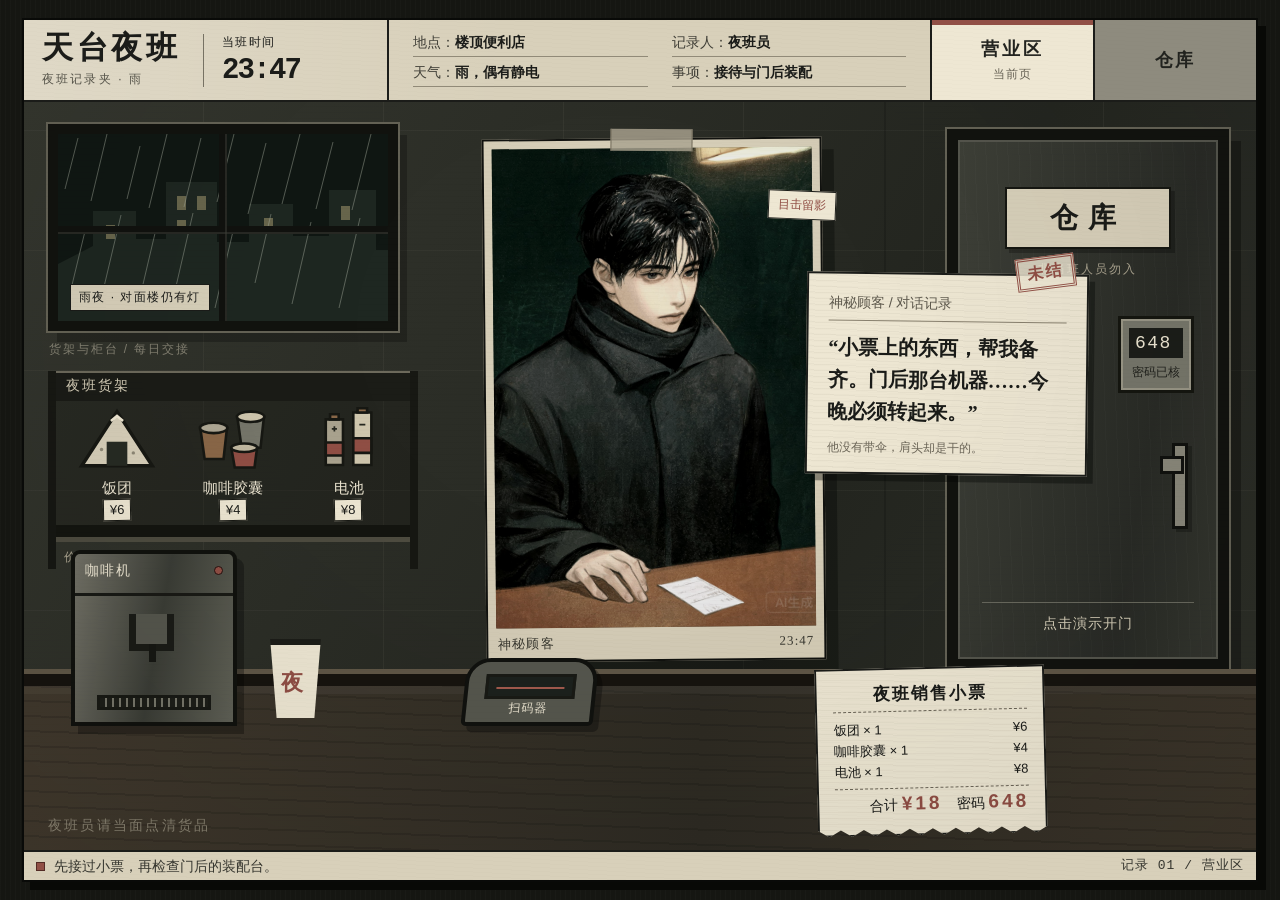
<file: design-demos/direction-a-archive.html>
<!DOCTYPE html>
<html lang="zh-CN">
<head>
  <meta charset="UTF-8">
  <meta name="viewport" content="width=device-width, initial-scale=1.0">
  <title>天台夜班 · 夜班记录夹</title>
  <style>
    :root {
      --ink: #1b1c19;
      --deep: #10110f;
      --wall: #292b26;
      --wall-2: #34362f;
      --paper: #d8d0ba;
      --paper-light: #eee7d3;
      --paper-dim: #aaa38f;
      --red: #914f45;
      --copper: #8b6848;
      --line: #55564d;
    }

    * { box-sizing: border-box; }
    html, body { width: 100%; height: 100%; }
    body {
      margin: 0;
      display: flow-root;
      overflow: hidden;
      background:
        repeating-linear-gradient(90deg, rgba(255,255,255,.015) 0 1px, transparent 1px 5px),
        #151612;
      color: var(--ink);
      font-family: "Microsoft YaHei", "PingFang SC", sans-serif;
      font-size: 15px;
    }
    button { font: inherit; }
    button:focus-visible {
      outline: 3px solid var(--paper-light);
      outline-offset: 4px;
    }

    .archive {
      height: calc(100vh - 36px);
      margin: 18px 22px;
      display: grid;
      grid-template-rows: 82px minmax(0, 1fr) 30px;
      border: 2px solid #090a08;
      background: var(--paper);
      box-shadow: 8px 8px 0 #080906;
      position: relative;
    }
    .archive::after {
      content: "";
      position: absolute;
      inset: 0;
      pointer-events: none;
      z-index: 40;
      opacity: .12;
      background:
        repeating-linear-gradient(3deg, transparent 0 3px, rgba(20,20,16,.09) 3px 4px),
        repeating-linear-gradient(91deg, transparent 0 7px, rgba(255,255,255,.12) 7px 8px);
      mix-blend-mode: multiply;
    }

    .masthead {
      display: grid;
      grid-template-columns: 365px minmax(0, 1fr) 326px;
      min-height: 0;
      background:
        linear-gradient(95deg, rgba(255,255,255,.18), transparent 40%),
        var(--paper);
      border-bottom: 2px solid var(--ink);
      position: relative;
      z-index: 30;
    }
    .brand {
      display: flex;
      align-items: center;
      gap: 22px;
      padding: 9px 18px;
      border-right: 2px solid var(--ink);
    }
    .brand h1 {
      margin: 0;
      font-family: "STSong", "SimSun", serif;
      font-size: 31px;
      font-weight: 900;
      letter-spacing: .12em;
      line-height: 1;
      white-space: nowrap;
    }
    .brand small {
      display: block;
      margin-top: 8px;
      font-size: 12px;
      letter-spacing: .18em;
      color: #555349;
    }
    .time {
      padding-left: 18px;
      border-left: 1px solid #777264;
      font-family: "Courier New", monospace;
      font-size: 29px;
      font-weight: 700;
      letter-spacing: -.06em;
      white-space: nowrap;
    }
    .time span {
      display: block;
      margin-bottom: 3px;
      font-family: "Microsoft YaHei", sans-serif;
      font-size: 12px;
      font-weight: 400;
      letter-spacing: .12em;
    }
    .archive-meta {
      display: grid;
      grid-template-columns: 1fr 1fr;
      align-content: center;
      gap: 7px 24px;
      padding: 10px 24px;
      font-size: 14px;
      color: #403f37;
    }
    .archive-meta span {
      border-bottom: 1px solid #918a78;
      padding-bottom: 4px;
      white-space: nowrap;
    }
    .archive-meta b { color: var(--ink); font-weight: 600; }
    .scene-tabs { display: grid; grid-template-columns: 1fr 1fr; }
    .scene-tab {
      border: 0;
      border-left: 2px solid var(--ink);
      border-radius: 0;
      background: #8e8b7e;
      color: #22231f;
      cursor: pointer;
      font-family: "STSong", "SimSun", serif;
      font-size: 18px;
      font-weight: 700;
      letter-spacing: .15em;
      position: relative;
    }
    .scene-tab:hover { background: #b5ad98; }
    .scene-tab[aria-selected="true"] {
      background: var(--paper-light);
      box-shadow: inset 0 5px 0 var(--red);
    }
    .scene-tab[aria-selected="true"]::after {
      content: "当前页";
      display: block;
      margin-top: 5px;
      font-family: "Microsoft YaHei", sans-serif;
      font-size: 12px;
      font-weight: 400;
      letter-spacing: .1em;
      color: #676255;
    }

    .scene-wrap {
      min-height: 0;
      position: relative;
      overflow: hidden;
      background: var(--wall);
    }
    .scene {
      position: absolute;
      inset: 0;
      display: none;
      overflow: hidden;
    }
    .scene.active { display: block; }
    .scene::after {
      content: "";
      position: absolute;
      inset: 0;
      pointer-events: none;
      z-index: 25;
      opacity: .22;
      background:
        radial-gradient(ellipse at 48% 30%, transparent 25%, rgba(0,0,0,.38) 100%),
        repeating-linear-gradient(0deg, transparent 0 5px, rgba(0,0,0,.04) 5px 6px);
    }
    .paper {
      background:
        repeating-linear-gradient(2deg, transparent 0 5px, rgba(50,45,35,.035) 5px 6px),
        var(--paper-light);
      color: var(--ink);
      border: 2px solid var(--ink);
      box-shadow: 6px 7px 0 rgba(5,6,4,.36);
    }
    .stamp {
      display: inline-block;
      border: 3px double var(--red);
      color: var(--red);
      padding: 3px 8px;
      font-family: "STSong", "SimSun", serif;
      font-size: 16px;
      font-weight: 700;
      letter-spacing: .16em;
      transform: rotate(-8deg);
    }

    /* 营业区：墙面、货架、柜台共同构成场景，而非卡片网格。 */
    .store {
      background:
        linear-gradient(90deg, transparent 69.8%, rgba(0,0,0,.16) 69.8% 70%, transparent 70%),
        repeating-linear-gradient(90deg, transparent 0 179px, rgba(216,208,186,.05) 179px 180px),
        repeating-linear-gradient(0deg, transparent 0 119px, rgba(216,208,186,.045) 119px 120px),
        linear-gradient(120deg, #35372f, #242620 62%, #2e3029);
    }
    .wall-stencil {
      position: absolute;
      left: 25px;
      top: 239px;
      color: rgba(216,208,186,.5);
      font-size: 12px;
      letter-spacing: .16em;
    }
    .rain-window {
      position: absolute;
      left: 24px;
      top: 22px;
      width: 350px;
      height: 207px;
      border: 10px solid #12130f;
      outline: 2px solid #656356;
      background: #101714;
      box-shadow: 9px 11px 0 rgba(0,0,0,.25);
      overflow: hidden;
      z-index: 2;
    }
    .rain-window svg { width: 100%; height: 100%; display: block; }
    .window-label {
      position: absolute;
      left: 12px;
      bottom: 10px;
      padding: 4px 8px;
      background: var(--paper);
      border: 1px solid var(--ink);
      color: var(--ink);
      font-size: 12px;
      letter-spacing: .12em;
    }

    .shelf {
      position: absolute;
      left: 24px;
      top: 269px;
      width: 370px;
      height: 198px;
      z-index: 3;
      border-left: 8px solid #171813;
      border-right: 8px solid #171813;
    }
    .shelf-heading {
      height: 30px;
      padding: 4px 10px;
      background: #1b1c17;
      color: var(--paper);
      border-top: 2px solid #6d6a5c;
      font-size: 14px;
      letter-spacing: .15em;
    }
    .products {
      height: 136px;
      display: grid;
      grid-template-columns: repeat(3, 1fr);
      gap: 5px;
      align-items: end;
      padding: 3px 6px 9px;
      background: rgba(12,13,10,.26);
      border-bottom: 12px solid #141510;
      box-shadow: 0 5px 0 #4e4c40;
    }
    .product { min-width: 0; text-align: center; }
    .product svg { display: block; width: 86px; height: 72px; margin: 0 auto 1px; }
    .product-name {
      display: block;
      color: var(--paper-light);
      font-size: 15px;
      line-height: 22px;
      white-space: nowrap;
    }
    .price {
      display: inline-block;
      padding: 1px 6px;
      background: var(--paper-light);
      color: var(--ink);
      border: 1px solid #171813;
      font-size: 13px;
      line-height: 18px;
      white-space: nowrap;
      transform: rotate(-1deg);
    }
    .shelf-note {
      margin-top: 12px;
      padding-left: 8px;
      color: #aaa38f;
      font-size: 12px;
      letter-spacing: .08em;
    }

    .customer-photo {
      position: absolute;
      left: 420px;
      top: 21px;
      width: 340px;
      height: 523px;
      padding: 8px 8px 32px;
      z-index: 4;
      background: #d5cdb7;
      border: 2px solid #11120f;
      box-shadow: 12px 13px 0 rgba(5,6,4,.36);
      transform: rotate(-.55deg);
    }
    .customer-photo::before {
      content: "";
      position: absolute;
      left: 50%;
      top: -11px;
      width: 80px;
      height: 22px;
      transform: translateX(-50%) rotate(1deg);
      background: rgba(170,163,143,.82);
      border-left: 1px solid #77705f;
      border-right: 1px solid #77705f;
      z-index: 3;
    }
    .customer-photo img {
      display: block;
      width: 100%;
      height: 100%;
      object-fit: cover;
      object-position: 50% 45%;
      filter: saturate(.72) contrast(1.04) brightness(.91);
      background: #15241e;
    }
    .photo-caption {
      position: absolute;
      left: 10px;
      right: 10px;
      bottom: 7px;
      display: flex;
      justify-content: space-between;
      color: #393830;
      font-family: "STSong", "SimSun", serif;
      font-size: 13px;
      letter-spacing: .08em;
    }
    .photo-mark {
      position: absolute;
      right: -16px;
      top: 52px;
      padding: 5px 9px;
      background: var(--paper-light);
      border: 1px solid var(--ink);
      color: var(--red);
      font-size: 12px;
      transform: rotate(3deg);
    }

    .dialogue-paper {
      position: absolute;
      left: 782px;
      top: 171px;
      width: 282px;
      min-height: 196px;
      padding: 20px 20px 16px;
      z-index: 7;
      transform: rotate(.7deg);
    }
    .dialogue-paper .speaker {
      display: block;
      padding-bottom: 8px;
      margin-bottom: 10px;
      border-bottom: 1px solid #89816f;
      font-size: 14px;
      color: #5e594d;
    }
    .dialogue-paper p {
      margin: 0;
      font-family: "STSong", "SimSun", serif;
      font-size: 20px;
      font-weight: 600;
      line-height: 1.6;
    }
    .dialogue-paper .stamp {
      position: absolute;
      right: 12px;
      top: -20px;
      background: rgba(238,231,211,.85);
    }
    .dialogue-paper small {
      display: block;
      margin-top: 12px;
      color: #6c6658;
      font-size: 12px;
    }

    .door-unit {
      position: absolute;
      right: 27px;
      top: 27px;
      width: 282px;
      height: 541px;
      z-index: 5;
      perspective: 1100px;
      background: #11120f;
      border: 11px solid #12130f;
      outline: 2px solid #656356;
      box-shadow: 12px 12px 0 rgba(0,0,0,.32);
    }
    .door-interior {
      position: absolute;
      inset: 0;
      overflow: hidden;
      background:
        linear-gradient(90deg, rgba(216,208,186,.16), transparent 35%),
        repeating-linear-gradient(0deg, #11130f 0 74px, #494a40 74px 80px),
        #10110e;
    }
    .door-interior::after {
      content: "";
      position: absolute;
      left: 38px;
      right: 30px;
      bottom: 50px;
      height: 120px;
      border: 5px solid #44463c;
      border-bottom: 0;
      transform: skewY(-4deg);
    }
    .door-light {
      position: absolute;
      left: 0;
      top: 0;
      bottom: 0;
      width: 4px;
      background: #c4bda7;
      opacity: .25;
      transition: width 1s ease .25s, opacity .3s ease;
    }
    .door-slab {
      position: absolute;
      inset: 0;
      width: 100%;
      height: 100%;
      padding: 0;
      border: 2px solid #55564d;
      border-radius: 0;
      background:
        repeating-linear-gradient(88deg, transparent 0 10px, rgba(255,255,255,.014) 10px 11px),
        linear-gradient(100deg, #3e4038, #292b26 70%, #34362f);
      color: var(--paper-light);
      cursor: pointer;
      text-align: left;
      transform-origin: left center;
      transform-style: preserve-3d;
      transition: transform 1.2s cubic-bezier(.55,.04,.27,1) .18s;
      backface-visibility: hidden;
    }
    .door-slab:hover { background-color: #45473f; }
    .door-sign {
      position: absolute;
      left: 45px;
      top: 45px;
      width: 166px;
      padding: 10px 8px;
      background: var(--paper);
      border: 2px solid #161712;
      color: var(--ink);
      text-align: center;
      font-family: "STSong", "SimSun", serif;
      font-size: 28px;
      font-weight: 900;
      letter-spacing: .35em;
      box-shadow: 4px 4px 0 rgba(0,0,0,.25);
    }
    .door-sub {
      position: absolute;
      left: 0;
      right: 0;
      top: 119px;
      text-align: center;
      color: #aaa38f;
      font-size: 12px;
      letter-spacing: .18em;
    }
    .keypad {
      position: absolute;
      right: 22px;
      top: 174px;
      width: 76px;
      padding: 9px 8px;
      border: 3px solid #151610;
      background: #77776b;
      box-shadow: inset 0 0 0 2px #9a9787;
      text-align: center;
    }
    .keypad .digits {
      display: flex;
      justify-content: space-between;
      padding: 5px 6px;
      background: #1c1e19;
      color: var(--paper-light);
      font-family: "Courier New", monospace;
      font-size: 18px;
      letter-spacing: .08em;
    }
    .keypad small { display: block; margin-top: 6px; color: #20211c; font-size: 12px; }
    .door-handle {
      position: absolute;
      right: 28px;
      top: 301px;
      width: 16px;
      height: 86px;
      border: 3px solid #11120f;
      background: #8a887b;
      box-shadow: 4px 3px 0 rgba(0,0,0,.25);
      transform-origin: top center;
      transition: transform .25s ease;
    }
    .door-handle::before {
      content: "";
      position: absolute;
      left: -15px;
      top: 10px;
      width: 18px;
      height: 12px;
      background: #8a887b;
      border: 3px solid #11120f;
    }
    .door-hint {
      position: absolute;
      left: 22px;
      right: 22px;
      bottom: 24px;
      padding-top: 12px;
      border-top: 1px solid #69695e;
      color: var(--paper);
      font-size: 14px;
      text-align: center;
      letter-spacing: .08em;
    }
    .door-unit.opening .door-slab { transform: rotateY(-79deg); }
    .door-unit.opening .door-handle { transform: rotate(13deg) translateY(7px); }
    .door-unit.opening .keypad { animation: lock-check .25s linear; }
    .door-unit.opening .door-light { width: 100%; opacity: .2; }
    @keyframes lock-check {
      0%, 100% { transform: translateX(0); }
      25% { transform: translateX(-3px); }
      55% { transform: translateX(3px); }
      80% { transform: translateX(-1px); }
    }

    .counter {
      position: absolute;
      left: 0;
      right: 0;
      bottom: 0;
      height: 176px;
      z-index: 6;
      border-top: 12px solid #17140f;
      background:
        repeating-linear-gradient(2deg, transparent 0 13px, rgba(0,0,0,.12) 13px 15px),
        linear-gradient(90deg, #41392d, #2e2b23 55%, #3c352a);
      box-shadow: 0 -5px 0 #605747, inset 0 8px 0 rgba(255,255,255,.035);
    }
    .counter::after {
      content: "夜班员请当面点清货品";
      position: absolute;
      left: 24px;
      bottom: 15px;
      color: rgba(216,208,186,.48);
      font-family: "STSong", "SimSun", serif;
      font-size: 14px;
      letter-spacing: .16em;
    }
    .coffee-machine {
      position: absolute;
      left: 47px;
      bottom: 124px;
      width: 166px;
      height: 176px;
      z-index: 8;
      border: 4px solid #11120e;
      border-radius: 9px 9px 0 0;
      background: linear-gradient(100deg, #737267, #3b3d36 52%, #606156);
      box-shadow: 7px 8px 0 rgba(0,0,0,.3);
    }
    .coffee-machine .machine-top {
      height: 42px;
      padding: 8px 10px;
      border-bottom: 3px solid #191a15;
      color: var(--paper-light);
      font-size: 14px;
      letter-spacing: .1em;
    }
    .machine-light {
      float: right;
      width: 9px;
      height: 9px;
      margin-top: 4px;
      border-radius: 50%;
      background: var(--red);
      border: 1px solid #24120f;
    }
    .spout {
      position: absolute;
      left: 54px;
      top: 60px;
      width: 45px;
      height: 37px;
      border: 7px solid #1b1c17;
      border-top: 0;
      background: #55564d;
    }
    .spout::after {
      content: "";
      position: absolute;
      left: 13px;
      bottom: -18px;
      width: 7px;
      height: 18px;
      background: #171813;
    }
    .drip-tray {
      position: absolute;
      left: 22px;
      right: 22px;
      bottom: 12px;
      height: 15px;
      border: 3px solid #191a15;
      background: repeating-linear-gradient(90deg, #1d1e19 0 5px, #77766a 5px 7px);
    }
    .paper-cup {
      position: absolute;
      left: 242px;
      bottom: 132px;
      width: 59px;
      height: 79px;
      z-index: 8;
      clip-path: polygon(7% 0, 93% 0, 82% 100%, 18% 100%);
      background: var(--paper-light);
      border-top: 6px solid #1c1d18;
      filter: drop-shadow(5px 5px 0 rgba(0,0,0,.28));
    }
    .paper-cup::after {
      content: "夜";
      position: absolute;
      left: 15px;
      top: 23px;
      color: var(--red);
      font-family: "STSong", "SimSun", serif;
      font-size: 22px;
      font-weight: 700;
    }
    .scanner {
      position: absolute;
      left: 440px;
      bottom: 124px;
      width: 132px;
      height: 68px;
      z-index: 8;
      border: 4px solid #11120f;
      border-radius: 24px 24px 5px 5px;
      background: #56574e;
      box-shadow: 6px 6px 0 rgba(0,0,0,.3);
      transform: skewX(-6deg);
    }
    .scanner-glass {
      position: absolute;
      left: 17px;
      right: 17px;
      top: 12px;
      height: 25px;
      border: 3px solid #191a15;
      background: #1c211d;
      overflow: hidden;
    }
    .scanner-glass::after {
      content: "";
      position: absolute;
      left: 8px;
      right: 8px;
      top: 10px;
      height: 2px;
      background: #a35b4e;
    }
    .scanner small {
      position: absolute;
      left: 0;
      right: 0;
      bottom: 5px;
      color: var(--paper-light);
      text-align: center;
      font-size: 12px;
      letter-spacing: .1em;
    }
    .receipt {
      position: absolute;
      left: 792px;
      bottom: 15px;
      width: 230px;
      height: 168px;
      padding: 13px 16px;
      z-index: 9;
      transform: rotate(-1.4deg);
      clip-path: polygon(0 0,100% 0,100% 96%,95% 100%,90% 96%,85% 100%,80% 96%,75% 100%,70% 96%,65% 100%,60% 96%,55% 100%,50% 96%,45% 100%,40% 96%,35% 100%,30% 96%,25% 100%,20% 96%,15% 100%,10% 96%,5% 100%,0 96%);
    }
    .receipt h2 {
      margin: 0 0 7px;
      padding-bottom: 5px;
      border-bottom: 1px dashed #6c6658;
      font-family: "STSong", "SimSun", serif;
      font-size: 17px;
      text-align: center;
      letter-spacing: .12em;
    }
    .receipt-row {
      display: flex;
      justify-content: space-between;
      font-size: 13px;
      line-height: 21px;
    }
    .receipt-code {
      margin-top: 6px;
      padding-top: 4px;
      border-top: 1px dashed #6c6658;
      font-size: 14px;
      text-align: right;
    }
    .receipt-code b { color: var(--red); font-size: 19px; letter-spacing: .16em; }

    /* 仓库：管线沿同一水平轴接入完整门框。 */
    .warehouse {
      background:
        repeating-linear-gradient(90deg, transparent 0 159px, rgba(216,208,186,.045) 159px 160px),
        repeating-linear-gradient(0deg, transparent 0 99px, rgba(216,208,186,.04) 99px 100px),
        linear-gradient(115deg, #30322c, #20221e 70%, #2b2d27);
    }
    .warehouse::before {
      content: "";
      position: absolute;
      left: 0;
      right: 0;
      bottom: 0;
      height: 205px;
      border-top: 10px solid #12130f;
      background:
        repeating-linear-gradient(2deg, transparent 0 14px, rgba(0,0,0,.12) 14px 16px),
        #37332a;
      box-shadow: 0 -4px 0 #5b5648;
      z-index: 0;
    }
    .work-order {
      position: absolute;
      left: 26px;
      top: 20px;
      width: 620px;
      height: 143px;
      padding: 15px 20px 12px;
      z-index: 3;
      transform: rotate(-.35deg);
    }
    .work-order::before {
      content: "";
      position: absolute;
      left: 268px;
      top: -12px;
      width: 86px;
      height: 23px;
      border: 3px solid #24251f;
      border-radius: 5px 5px 0 0;
      background: #77766a;
    }
    .work-order h2 {
      margin: 0 0 8px;
      font-family: "STSong", "SimSun", serif;
      font-size: 21px;
      letter-spacing: .08em;
    }
    .work-order p { margin: 0; font-size: 15px; line-height: 1.65; }
    .work-order .order-sketch {
      position: absolute;
      right: 20px;
      top: 19px;
      width: 268px;
      height: 92px;
    }
    .work-order .stamp {
      position: absolute;
      right: 20px;
      bottom: 7px;
      font-size: 14px;
      transform: rotate(-5deg);
    }
    .work-order .order-copy { width: 285px; }

    .assembly-line {
      position: absolute;
      left: 25px;
      right: 370px;
      top: 184px;
      height: 290px;
      z-index: 4;
      display: grid;
      grid-template-columns: 190px 220px 200px minmax(120px, 1fr);
      align-items: center;
    }
    .assembly-line::before {
      content: "";
      position: absolute;
      left: 92px;
      right: 37px;
      top: 137px;
      height: 12px;
      border-top: 3px solid #11120f;
      border-bottom: 3px solid #11120f;
      background: #77776b;
      box-shadow: 0 3px 0 rgba(0,0,0,.25);
      z-index: -1;
    }
    .assembly-line::after {
      content: "";
      position: absolute;
      left: 92px;
      right: 37px;
      top: 140px;
      height: 2px;
      background: var(--copper);
      z-index: -1;
    }
    .flow-arrow {
      position: absolute;
      top: 130px;
      width: 0;
      height: 0;
      border-top: 12px solid transparent;
      border-bottom: 12px solid transparent;
      border-left: 16px solid var(--paper-dim);
      z-index: 1;
      filter: drop-shadow(2px 2px 0 #11120f);
    }
    .arrow-one { left: 183px; }
    .arrow-two { left: 401px; }
    .arrow-three { left: 602px; }
    .component {
      width: 184px;
      height: 228px;
      padding: 0;
      border: 0;
      background: transparent;
      color: var(--paper-light);
      cursor: pointer;
      position: relative;
      justify-self: center;
    }
    .component svg {
      display: block;
      width: 176px;
      height: 176px;
      margin: 0 auto;
      overflow: visible;
      filter: drop-shadow(7px 8px 0 rgba(0,0,0,.28));
      transform: translateY(-7px);
      transition: transform .22s ease, filter .22s ease;
    }
    .component:hover svg { filter: drop-shadow(7px 8px 0 rgba(0,0,0,.28)) brightness(1.13); }
    .component.installed svg { transform: translateY(0); filter: drop-shadow(3px 4px 0 rgba(0,0,0,.3)); }
    .component .mount {
      fill: rgba(16,17,15,.32);
      stroke: var(--red);
      stroke-width: 2;
      stroke-dasharray: 7 6;
    }
    .component.installed .mount { stroke: #9b9888; opacity: .55; }
    .component .metal { fill: #505249; stroke: #151611; stroke-width: 5; }
    .component .metal-light { fill: #77776b; stroke: #191a15; stroke-width: 4; }
    .component .dark { fill: #1c1e19; stroke: #10110e; stroke-width: 4; }
    .component .copper { fill: var(--copper); stroke: #241b13; stroke-width: 4; }
    .component .copper-line { fill: none; stroke: var(--copper); stroke-width: 8; }
    .component .fine { fill: none; stroke: #b1aa96; stroke-width: 3; }
    .component .lens { fill: #252c27; stroke: #8b887a; stroke-width: 5; }
    .component-label {
      display: block;
      margin-top: 3px;
      font-family: "STSong", "SimSun", serif;
      font-size: 18px;
      font-weight: 700;
      letter-spacing: .1em;
      text-shadow: 2px 2px 0 #10110e;
    }
    .component-action {
      display: inline-block;
      margin-top: 7px;
      padding: 2px 8px;
      border: 1px solid #8f8b7b;
      color: #c8c0aa;
      background: rgba(16,17,15,.7);
      font-size: 12px;
      line-height: 18px;
      letter-spacing: .06em;
    }
    .component.installed .component-action { color: var(--paper-light); border-color: var(--paper-dim); }
    .frame-terminal {
      width: 90px;
      height: 218px;
      justify-self: end;
      position: relative;
      display: flex;
      align-items: center;
    }
    .frame-terminal svg { width: 88px; height: 130px; overflow: visible; }
    .frame-terminal .component-label {
      position: absolute;
      left: -9px;
      right: -9px;
      bottom: 1px;
      text-align: center;
      color: var(--paper-light);
    }
    .frame-terminal .terminal-caption {
      position: absolute;
      left: -11px;
      right: -11px;
      bottom: -23px;
      text-align: center;
      color: #aaa38f;
      font-size: 12px;
    }

    .wave-machine {
      position: absolute;
      left: 32px;
      bottom: 26px;
      width: 590px;
      height: 190px;
      z-index: 6;
      display: grid;
      grid-template-columns: minmax(0, 1fr) 142px;
      gap: 15px;
      padding: 15px;
      border: 4px solid #11120f;
      border-radius: 6px;
      background: linear-gradient(105deg, #55564d, #34362f);
      box-shadow: 8px 9px 0 rgba(0,0,0,.32), inset 0 0 0 2px #727165;
    }
    .wave-screen-label {
      display: flex;
      justify-content: space-between;
      align-items: center;
      height: 25px;
      color: var(--paper-light);
      font-size: 15px;
      letter-spacing: .08em;
    }
    .wave-screen-label span:last-child { color: #c0b8a2; font-size: 12px; }
    .wave-screen {
      height: 127px;
      margin-top: 6px;
      border: 7px solid #171813;
      background: #171d18;
      box-shadow: inset 0 0 18px rgba(0,0,0,.55);
    }
    .wave-screen svg { display: block; width: 100%; height: 100%; }
    .wave-controls {
      display: grid;
      grid-template-columns: 1fr 1fr;
      align-content: start;
      gap: 8px;
    }
    .knob {
      width: 54px;
      height: 54px;
      margin: 4px auto 0;
      border: 4px solid #161712;
      border-radius: 50%;
      background: #8a887b;
      box-shadow: 3px 4px 0 rgba(0,0,0,.35);
      position: relative;
    }
    .knob::after {
      content: "";
      position: absolute;
      left: 23px;
      top: 3px;
      width: 3px;
      height: 18px;
      background: #25261f;
      transform: rotate(24deg);
      transform-origin: bottom;
    }
    .knob-label {
      display: block;
      margin-top: -3px;
      color: var(--paper-light);
      text-align: center;
      font-size: 12px;
    }
    .calibrate {
      grid-column: 1 / -1;
      height: 38px;
      margin-top: 7px;
      border: 3px solid #141510;
      border-radius: 0;
      background: var(--paper);
      color: var(--ink);
      cursor: pointer;
      font-size: 14px;
      font-weight: 700;
      box-shadow: 3px 3px 0 #181914;
    }
    .calibrate:hover { background: var(--paper-light); }
    .calibrate:active { transform: translate(2px,2px); box-shadow: 1px 1px 0 #181914; }

    .worksheet {
      position: absolute;
      left: 652px;
      bottom: 28px;
      width: 294px;
      height: 184px;
      padding: 15px 18px;
      z-index: 6;
      transform: rotate(.7deg);
    }
    .worksheet h2 {
      margin: 0 0 8px;
      padding-bottom: 5px;
      border-bottom: 2px solid var(--ink);
      font-family: "STSong", "SimSun", serif;
      font-size: 19px;
      letter-spacing: .12em;
    }
    .check-row {
      display: flex;
      align-items: center;
      gap: 9px;
      font-size: 14px;
      line-height: 26px;
    }
    .check-box {
      width: 13px;
      height: 13px;
      border: 2px solid #49483e;
      display: inline-block;
      flex: 0 0 auto;
    }
    .check-row.done .check-box { position: relative; }
    .check-row.done .check-box::after {
      content: "";
      position: absolute;
      left: 2px;
      top: -5px;
      width: 6px;
      height: 12px;
      border-right: 2px solid var(--red);
      border-bottom: 2px solid var(--red);
      transform: rotate(40deg);
    }
    .worksheet small { display: block; margin-top: 7px; color: #6a6456; font-size: 12px; }

    .portal-wrap {
      position: absolute;
      right: 22px;
      top: 16px;
      width: 346px;
      height: 600px;
      z-index: 3;
    }
    .portal-wrap svg { display: block; width: 100%; height: 100%; overflow: visible; }
    .portal-caption {
      position: absolute;
      right: 33px;
      bottom: 28px;
      width: 324px;
      min-height: 73px;
      padding: 10px 15px;
      z-index: 6;
      background: #1b1d18;
      border: 2px solid #757366;
      color: var(--paper-light);
      box-shadow: 5px 5px 0 rgba(0,0,0,.28);
    }
    .portal-caption strong {
      display: block;
      margin-bottom: 5px;
      font-family: "STSong", "SimSun", serif;
      font-size: 18px;
      letter-spacing: .12em;
    }
    .portal-caption span { color: #b2aa96; font-size: 13px; }

    .archive-footer {
      display: flex;
      align-items: center;
      justify-content: space-between;
      gap: 20px;
      min-width: 0;
      padding: 3px 12px;
      border-top: 2px solid var(--ink);
      background: var(--paper);
      color: #36362f;
      font-size: 14px;
      line-height: 20px;
      position: relative;
      z-index: 30;
    }
    .archive-footer .footer-left {
      min-width: 0;
      white-space: nowrap;
      overflow: hidden;
      text-overflow: ellipsis;
    }
    .footer-marker {
      display: inline-block;
      width: 9px;
      height: 9px;
      margin-right: 9px;
      background: var(--red);
      border: 1px solid #532b25;
    }
    .archive-footer .page-number {
      flex: 0 0 auto;
      font-family: "Courier New", monospace;
      font-size: 13px;
      letter-spacing: .08em;
    }

    @media (max-width: 1180px) {
      .archive { margin: 10px; height: calc(100vh - 20px); }
      .masthead { grid-template-columns: 320px 1fr 280px; }
      .archive-meta { display: none; }
      .masthead { grid-template-columns: 1fr 280px; }
      .brand { border-right: 0; }
      .customer-photo { left: 34%; }
      .dialogue-paper { left: 56%; }
    }
    @media (prefers-reduced-motion: reduce) {
      *, *::before, *::after { animation: none !important; transition-duration: .1s !important; }
      .door-slab { transition: opacity .1s ease !important; }
      .door-unit.opening .door-slab { transform: none; opacity: 0; }
    }
  </style>
</head>
<body>
  <div class="archive">
    <header class="masthead">
      <div class="brand">
        <div>
          <h1>天台夜班</h1>
          <small>夜班记录夹 · 雨</small>
        </div>
        <div class="time"><span>当班时间</span>23:47</div>
      </div>
      <div class="archive-meta" aria-label="值班信息">
        <span>地点：<b>楼顶便利店</b></span>
        <span>记录人：<b>夜班员</b></span>
        <span>天气：<b>雨，偶有静电</b></span>
        <span>事项：<b>接待与门后装配</b></span>
      </div>
      <nav class="scene-tabs" aria-label="场景切换" role="tablist">
        <button class="scene-tab" id="storeTab" role="tab" aria-selected="true" aria-controls="storeScene" data-scene="store">营业区</button>
        <button class="scene-tab" id="warehouseTab" role="tab" aria-selected="false" aria-controls="warehouseScene" data-scene="warehouse">仓库</button>
      </nav>
    </header>

    <main class="scene-wrap">
      <section class="scene store active" id="storeScene" role="tabpanel" aria-labelledby="storeTab" aria-hidden="false">
        <div class="rain-window" aria-label="雨夜窗">
          <svg viewBox="0 0 330 187" role="img" aria-label="雨水划过对面楼房的灯火">
            <rect width="330" height="187" fill="#101713"/>
            <path d="M0 130 L35 112 L35 77 L78 77 L78 105 L108 105 L108 48 L159 48 L159 108 L191 108 L191 70 L235 70 L235 102 L271 102 L271 56 L318 56 L318 116 L330 116 L330 187 L0 187Z" fill="#1e2721"/>
            <g fill="#a69b70" opacity=".55">
              <rect x="119" y="62" width="9" height="14"/><rect x="139" y="62" width="9" height="14"/>
              <rect x="119" y="86" width="9" height="14"/><rect x="283" y="72" width="9" height="14"/>
              <rect x="48" y="91" width="9" height="14"/><rect x="206" y="84" width="9" height="14"/>
            </g>
            <g stroke="#a8afa0" stroke-width="1" opacity=".45">
              <path d="M20 4 L7 55 M49 0 L33 67 M82 12 L69 65 M109 0 L91 74 M143 4 L126 73 M176 0 L159 68 M208 9 L190 80 M242 0 L224 70 M275 8 L258 75 M313 0 L294 76"/>
              <path d="M28 93 L14 151 M63 81 L45 157 M98 95 L82 163 M135 79 L116 161 M176 93 L157 174 M213 80 L197 149 M253 88 L234 170 M302 84 L281 174"/>
            </g>
            <path d="M165 0 V187 M0 96 H330" stroke="#11120f" stroke-width="8"/>
            <path d="M168 0 V187 M0 99 H330" stroke="#55564d" stroke-width="1" opacity=".7"/>
          </svg>
          <span class="window-label">雨夜 · 对面楼仍有灯</span>
        </div>
        <span class="wall-stencil">货架与柜台 / 每日交接</span>

        <div class="shelf" aria-label="夜班商品货架">
          <div class="shelf-heading">夜班货架</div>
          <div class="products">
            <div class="product">
              <svg viewBox="0 0 100 80" aria-label="饭团">
                <path d="M50 7 L91 70 L9 70 Z" fill="#d8d0ba" stroke="#171813" stroke-width="4"/>
                <path d="M38 42 H62 V70 H38 Z" fill="#272b24"/>
                <path d="M43 18 L50 12 L57 18" fill="none" stroke="#f0e8d3" stroke-width="3"/>
                <circle cx="32" cy="51" r="2" fill="#8e8876"/><circle cx="69" cy="55" r="2" fill="#8e8876"/>
              </svg>
              <span class="product-name">饭团</span><span class="price">¥6</span>
            </div>
            <div class="product">
              <svg viewBox="0 0 100 80" aria-label="咖啡胶囊">
                <g stroke="#171813" stroke-width="3">
                  <path d="M12 26 H43 L39 62 H17 Z" fill="#8b6848"/><ellipse cx="27.5" cy="26" rx="16" ry="6" fill="#b0a895"/>
                  <path d="M55 13 H86 L82 49 H60 Z" fill="#77776b"/><ellipse cx="70.5" cy="13" rx="16" ry="6" fill="#d0c7ae"/>
                  <path d="M48 49 H78 L75 72 H52 Z" fill="#914f45"/><ellipse cx="63" cy="49" rx="15" ry="5" fill="#c3baa2"/>
                </g>
              </svg>
              <span class="product-name">咖啡胶囊</span><span class="price">¥4</span>
            </div>
            <div class="product">
              <svg viewBox="0 0 100 80" aria-label="电池">
                <g stroke="#171813" stroke-width="3">
                  <path d="M23 16 H43 V69 H23 Z" fill="#aaa38f"/><path d="M28 10 H38 V16 H28 Z" fill="#8b6848"/>
                  <path d="M55 8 H76 V69 H55 Z" fill="#d0c7ae"/><path d="M60 3 H71 V8 H60 Z" fill="#8b6848"/>
                  <path d="M23 43 H43 V58 H23 Z M55 38 H76 V55 H55 Z" fill="#914f45"/>
                  <path d="M30 27 H36 M33 24 V30 M62 22 H69" stroke="#272820" stroke-width="2"/>
                </g>
              </svg>
              <span class="product-name">电池</span><span class="price">¥8</span>
            </div>
          </div>
          <div class="shelf-note">价签朝下，存货当面点清。</div>
        </div>

        <figure class="customer-photo" aria-label="神秘顾客留影">
          <img src="assets/customer.jpg" alt="穿深色高领外套的年轻顾客，脸部清晰，手边放着小票">
          <span class="photo-mark">目击留影</span>
          <figcaption class="photo-caption"><span>神秘顾客</span><span>23:47</span></figcaption>
        </figure>

        <div class="dialogue-paper paper" aria-label="顾客对话">
          <span class="stamp">未结</span>
          <span class="speaker">神秘顾客 / 对话记录</span>
          <p>“小票上的东西，帮我备齐。门后那台机器……今晚必须转起来。”</p>
          <small>他没有带伞，肩头却是干的。</small>
        </div>

        <div class="door-unit" id="doorUnit">
          <div class="door-interior" aria-hidden="true"><span class="door-light"></span></div>
          <button class="door-slab" id="warehouseDoor" aria-label="仓库门，点击演示输入密码 648 并开门">
            <span class="door-sign">仓库</span>
            <span class="door-sub">非当班人员勿入</span>
            <span class="keypad"><span class="digits">648</span><small>密码已核</small></span>
            <span class="door-handle" aria-hidden="true"></span>
            <span class="door-hint">点击演示开门</span>
          </button>
        </div>

        <div class="counter" aria-hidden="true"></div>
        <div class="coffee-machine" aria-label="咖啡机">
          <div class="machine-top">咖啡机<span class="machine-light"></span></div>
          <div class="spout"></div><div class="drip-tray"></div>
        </div>
        <div class="paper-cup" aria-label="纸杯"></div>
        <div class="scanner" aria-label="扫码器"><div class="scanner-glass"></div><small>扫码器</small></div>
        <div class="receipt paper" aria-label="夜班销售小票">
          <h2>夜班销售小票</h2>
          <div class="receipt-row"><span>饭团 × 1</span><span>¥6</span></div>
          <div class="receipt-row"><span>咖啡胶囊 × 1</span><span>¥4</span></div>
          <div class="receipt-row"><span>电池 × 1</span><span>¥8</span></div>
          <div class="receipt-code">合计 <b>¥18</b>　密码 <b>648</b></div>
        </div>
      </section>

      <section class="scene warehouse" id="warehouseScene" role="tabpanel" aria-labelledby="warehouseTab" aria-hidden="true">
        <div class="work-order paper">
          <div class="order-copy">
            <h2>门后装配 · 值班图纸</h2>
            <p>先接能源，再装稳定器与聚焦环。<br>导管保持同轴，最后接入门框。</p>
          </div>
          <svg class="order-sketch" viewBox="0 0 268 92" aria-label="能源接口到门框的顺序草图">
            <g fill="none" stroke="#49483e" stroke-width="2">
              <circle cx="26" cy="42" r="17"/><path d="M20 34 V43 M32 34 V43 M43 42 H83"/>
              <path d="M85 27 H123 L133 42 L123 57 H85 L75 42 Z M94 29 V55 M103 29 V55 M112 29 V55"/>
              <path d="M133 42 H159"/><circle cx="181" cy="42" r="20"/><circle cx="181" cy="42" r="11"/>
              <path d="M201 42 H224"/><path d="M230 73 V34 C230 4 262 4 262 34 V73"/>
            </g>
            <g fill="#914f45"><path d="M64 37 L74 42 L64 47 Z"/><path d="M145 37 L155 42 L145 47 Z"/><path d="M211 37 L221 42 L211 47 Z"/></g>
            <g fill="#49483e" font-size="12" font-family="Microsoft YaHei"><text x="7" y="83">能源</text><text x="89" y="83">稳定</text><text x="165" y="83">聚焦</text><text x="234" y="87">门框</text></g>
          </svg>
          <span class="stamp">勿倒置</span>
        </div>

        <div class="assembly-line" aria-label="能源接口到稳定器、聚焦环、门框的装配管线">
          <span class="flow-arrow arrow-one" aria-hidden="true"></span>
          <span class="flow-arrow arrow-two" aria-hidden="true"></span>
          <span class="flow-arrow arrow-three" aria-hidden="true"></span>

          <button class="component socket" aria-pressed="false" data-component="能源接口">
            <svg viewBox="0 0 180 170" aria-hidden="true">
              <circle class="mount" cx="88" cy="82" r="70"/>
              <circle class="metal" cx="88" cy="82" r="59"/>
              <circle class="metal-light" cx="88" cy="82" r="45"/>
              <circle class="dark" cx="88" cy="82" r="34"/>
              <path class="copper" d="M56 28 H70 V52 H56 Z M106 28 H120 V52 H106 Z"/>
              <path d="M72 64 V82 M104 64 V82" stroke="#b79a71" stroke-width="10" stroke-linecap="round"/>
              <path d="M76 105 Q88 115 100 105" fill="none" stroke="#8b6848" stroke-width="7"/>
              <circle cx="88" cy="27" r="4" fill="#1b1c17"/><circle cx="88" cy="137" r="4" fill="#1b1c17"/>
              <path class="fine" d="M31 77 H42 M134 77 H145"/>
            </svg>
            <span class="component-label">能源接口</span>
            <span class="component-action">点击归位</span>
          </button>

          <button class="component stabilizer" aria-pressed="false" data-component="线圈稳定器">
            <svg viewBox="0 0 190 170" aria-hidden="true">
              <path class="mount" d="M42 12 H146 L174 82 L146 152 H42 L14 82 Z"/>
              <path class="metal" d="M50 26 H138 L157 82 L138 138 H50 L31 82 Z"/>
              <path class="dark" d="M55 53 H133 V112 H55 Z"/>
              <path class="copper-line" d="M64 54 V111 M77 54 V111 M90 54 V111 M103 54 V111 M116 54 V111 M129 54 V111"/>
              <path d="M57 47 H135 M57 118 H135" stroke="#aaa38f" stroke-width="7"/>
              <path class="metal-light" d="M26 36 H50 V65 H26 Z M138 100 H162 V129 H138 Z"/>
              <path class="copper" d="M15 72 H37 V92 H15 Z M151 72 H173 V92 H151 Z"/>
              <circle cx="43" cy="35" r="5" fill="#1c1d18"/><circle cx="145" cy="130" r="5" fill="#1c1d18"/>
            </svg>
            <span class="component-label">线圈稳定器</span>
            <span class="component-action">点击归位</span>
          </button>

          <button class="component focus-ring" aria-pressed="false" data-component="同心聚焦环">
            <svg viewBox="0 0 180 170" aria-hidden="true">
              <circle class="mount" cx="88" cy="82" r="72"/>
              <circle class="metal" cx="88" cy="82" r="61"/>
              <circle class="metal-light" cx="88" cy="82" r="49"/>
              <circle class="dark" cx="88" cy="82" r="38"/>
              <circle class="lens" cx="88" cy="82" r="27"/>
              <circle cx="88" cy="82" r="15" fill="#667066" stroke="#b1aa96" stroke-width="3"/>
              <path d="M76 69 Q88 57 103 68" fill="none" stroke="#d0c7ae" stroke-width="4" opacity=".55"/>
              <path class="copper" d="M80 5 H96 V26 H80 Z M80 138 H96 V159 H80 Z M12 74 H33 V90 H12 Z M143 74 H164 V90 H143 Z"/>
              <path class="fine" d="M88 30 V44 M88 120 V134 M36 82 H50 M126 82 H140"/>
            </svg>
            <span class="component-label">同心聚焦环</span>
            <span class="component-action">点击归位</span>
          </button>

          <div class="frame-terminal" aria-label="门框接线端">
            <svg viewBox="0 0 90 130" aria-hidden="true">
              <circle cx="43" cy="65" r="35" fill="#22241f" stroke="#914f45" stroke-width="2" stroke-dasharray="6 5"/>
              <circle cx="43" cy="65" r="27" fill="#65665c" stroke="#151610" stroke-width="5"/>
              <circle cx="43" cy="65" r="14" fill="#171813" stroke="#8b6848" stroke-width="5"/>
              <path d="M70 65 H91" stroke="#8b6848" stroke-width="9"/>
              <path d="M70 59 H91 M70 71 H91" stroke="#171813" stroke-width="2"/>
            </svg>
            <span class="component-label">门框</span>
            <span class="terminal-caption">末端接口</span>
          </div>
        </div>

        <div class="wave-machine" aria-label="波形校准仪">
          <div>
            <div class="wave-screen-label"><strong>波形校准</strong><span id="waveState">偏差待校正</span></div>
            <div class="wave-screen">
              <svg viewBox="0 0 390 110" preserveAspectRatio="none" aria-label="机械波形显示屏">
                <g stroke="#596056" stroke-width="1" opacity=".35">
                  <path d="M0 22 H390 M0 44 H390 M0 66 H390 M0 88 H390"/>
                  <path d="M39 0 V110 M78 0 V110 M117 0 V110 M156 0 V110 M195 0 V110 M234 0 V110 M273 0 V110 M312 0 V110 M351 0 V110"/>
                </g>
                <path d="M0 55 H390" stroke="#a8a18e" stroke-width="1" opacity=".5"/>
                <path id="wavePath" d="M0 58 C16 58 18 26 34 30 S50 91 68 83 S91 17 110 31 S127 98 149 76 S169 23 192 40 S211 91 231 71 S255 13 275 35 S295 92 317 64 S351 41 390 54" fill="none" stroke="#d0c7ae" stroke-width="3"/>
                <path d="M0 55 C32 55 32 22 65 22 S98 88 130 88 S163 22 195 22 S228 88 260 88 S293 22 325 22 S358 88 390 88" fill="none" stroke="#914f45" stroke-width="1.5" stroke-dasharray="5 5" opacity=".65"/>
              </svg>
            </div>
          </div>
          <div class="wave-controls">
            <div><div class="knob"></div><span class="knob-label">频率</span></div>
            <div><div class="knob"></div><span class="knob-label">相位</span></div>
            <button class="calibrate" id="calibrateButton">校准波形</button>
          </div>
        </div>

        <div class="worksheet paper">
          <h2>装配核对单</h2>
          <div class="check-row done"><span class="check-box"></span><span>插座铜端子无氧化</span></div>
          <div class="check-row"><span class="check-box"></span><span>线圈两端配重一致</span></div>
          <div class="check-row"><span class="check-box"></span><span>三组镜片保持同心</span></div>
          <small>点击组件可演示吸附归位。</small>
        </div>

        <div class="portal-wrap" aria-label="完整传送门">
          <svg viewBox="0 0 360 610" role="img" aria-label="带同心机械环与支脚的完整拱形传送门">
            <path d="M54 570 H112 M248 570 H306" stroke="#11120f" stroke-width="18"/>
            <path class="portal-foot" d="M36 556 H126 V582 H36 Z M234 556 H324 V582 H234 Z" fill="#55564d" stroke="#151610" stroke-width="6"/>
            <path d="M68 553 V222 C68 119 110 49 180 49 C250 49 292 119 292 222 V553" fill="none" stroke="#11120f" stroke-width="46"/>
            <path d="M68 553 V222 C68 119 110 49 180 49 C250 49 292 119 292 222 V553" fill="none" stroke="#66675d" stroke-width="34"/>
            <path d="M68 553 V222 C68 119 110 49 180 49 C250 49 292 119 292 222 V553" fill="none" stroke="#929080" stroke-width="4"/>
            <path d="M94 553 V226 C94 137 126 81 180 81 C234 81 266 137 266 226 V553" fill="#141a16" stroke="#1a1b16" stroke-width="8"/>
            <path d="M106 548 V230 C106 151 135 96 180 96 C225 96 254 151 254 230 V548" fill="none" stroke="#8b6848" stroke-width="4" stroke-dasharray="12 9"/>
            <path d="M116 542 V233 C116 162 141 108 180 108 C219 108 244 162 244 233 V542" fill="none" stroke="#4c544a" stroke-width="3"/>
            <g fill="none" stroke="#555e52" opacity=".65">
              <ellipse cx="180" cy="321" rx="52" ry="177" stroke-width="2"/>
              <ellipse cx="180" cy="321" rx="34" ry="146" stroke-width="2" stroke-dasharray="5 8"/>
              <path d="M180 147 V496 M133 321 H227" stroke-width="1"/>
              <path d="M142 208 Q180 183 218 208 M139 430 Q180 458 221 430" stroke-width="3"/>
            </g>
            <g fill="#8b6848" stroke="#171813" stroke-width="4">
              <path d="M49 218 H84 V247 H49 Z M276 218 H311 V247 H276 Z"/>
              <path d="M49 360 H84 V389 H49 Z M276 360 H311 V389 H276 Z"/>
              <path d="M49 497 H84 V526 H49 Z M276 497 H311 V526 H276 Z"/>
            </g>
            <g fill="#1b1c17">
              <circle cx="68" cy="167" r="6"/><circle cx="292" cy="167" r="6"/>
              <circle cx="68" cy="290" r="6"/><circle cx="292" cy="290" r="6"/>
              <circle cx="68" cy="432" r="6"/><circle cx="292" cy="432" r="6"/>
              <circle cx="102" cy="89" r="6"/><circle cx="258" cy="89" r="6"/>
            </g>
            <path d="M54 290 H24 V324" fill="none" stroke="#77776b" stroke-width="12"/>
            <path d="M54 290 H24 V324" fill="none" stroke="#171813" stroke-width="2"/>
            <circle cx="24" cy="332" r="14" fill="#65665c" stroke="#151610" stroke-width="5"/>
            <path d="M62 576 H110 M250 576 H310" stroke="#a29d89" stroke-width="3"/>
          </svg>
        </div>
        <div class="portal-caption">
          <strong>门框 / 同轴装配终端</strong>
          <span>全貌检查：门楣、两侧机械环与支脚均在视野内。</span>
        </div>
      </section>
    </main>

    <footer class="archive-footer">
      <span class="footer-left"><span class="footer-marker"></span><span id="feedback">先接过小票，再检查门后的装配台。</span></span>
      <span class="page-number" id="pageNumber">记录 01 / 营业区</span>
    </footer>
  </div>

  <script>
    (() => {
      const tabs = [...document.querySelectorAll('.scene-tab')];
      const scenes = [...document.querySelectorAll('.scene')];
      const feedback = document.getElementById('feedback');
      const pageNumber = document.getElementById('pageNumber');
      const doorUnit = document.getElementById('doorUnit');
      const doorButton = document.getElementById('warehouseDoor');
      const reducedMotion = window.matchMedia('(prefers-reduced-motion: reduce)');
      let doorTimer = null;

      function switchScene(name, fromDoor = false) {
        if (!fromDoor && doorTimer) {
          clearTimeout(doorTimer);
          doorTimer = null;
          doorUnit.classList.remove('opening');
        }
        tabs.forEach(tab => tab.setAttribute('aria-selected', String(tab.dataset.scene === name)));
        scenes.forEach(scene => {
          const active = scene.id === name + 'Scene';
          scene.classList.toggle('active', active);
          scene.setAttribute('aria-hidden', String(!active));
        });
        if (name === 'warehouse') {
          feedback.textContent = '按导管顺序装配：能源接口、稳定器、聚焦环，最后接入门框。';
          pageNumber.textContent = '记录 02 / 仓库';
        } else {
          feedback.textContent = '先接过小票，再检查门后的装配台。';
          pageNumber.textContent = '记录 01 / 营业区';
        }
      }

      tabs.forEach(tab => tab.addEventListener('click', () => switchScene(tab.dataset.scene)));

      doorButton.addEventListener('click', () => {
        if (doorTimer) return;
        doorUnit.classList.add('opening');
        feedback.textContent = '密码 648 已核对，锁舌回缩，仓库门正在开启。';
        doorTimer = setTimeout(() => {
          doorTimer = null;
          switchScene('warehouse', true);
          doorUnit.classList.remove('opening');
        }, reducedMotion.matches ? 120 : 1450);
      });

      document.querySelectorAll('.component').forEach(component => {
        component.addEventListener('click', () => {
          const installed = component.classList.toggle('installed');
          component.setAttribute('aria-pressed', String(installed));
          component.querySelector('.component-action').textContent = installed ? '已吸附归位' : '点击归位';
          feedback.textContent = installed
            ? component.dataset.component + '已沿匹配轮廓吸附归位。'
            : component.dataset.component + '已移出安装轮廓，可重新归位。';
        });
      });

      const calibrateButton = document.getElementById('calibrateButton');
      const wavePath = document.getElementById('wavePath');
      const waveState = document.getElementById('waveState');
      let calibrated = false;
      calibrateButton.addEventListener('click', () => {
        calibrated = !calibrated;
        wavePath.setAttribute('d', calibrated
          ? 'M0 55 C32 55 32 25 65 25 S98 85 130 85 S163 25 195 25 S228 85 260 85 S293 25 325 25 S358 85 390 85'
          : 'M0 58 C16 58 18 26 34 30 S50 91 68 83 S91 17 110 31 S127 98 149 76 S169 23 192 40 S211 91 231 71 S255 13 275 35 S295 92 317 64 S351 41 390 54');
        waveState.textContent = calibrated ? '同轴波形已对齐' : '偏差待校正';
        calibrateButton.textContent = calibrated ? '恢复偏差' : '校准波形';
        feedback.textContent = calibrated ? '校准完成：实线波形已与参考刻度对齐。' : '已恢复原始波形，可重新校准。';
      });
    })();
  </script>
</body>
</html>
</file>
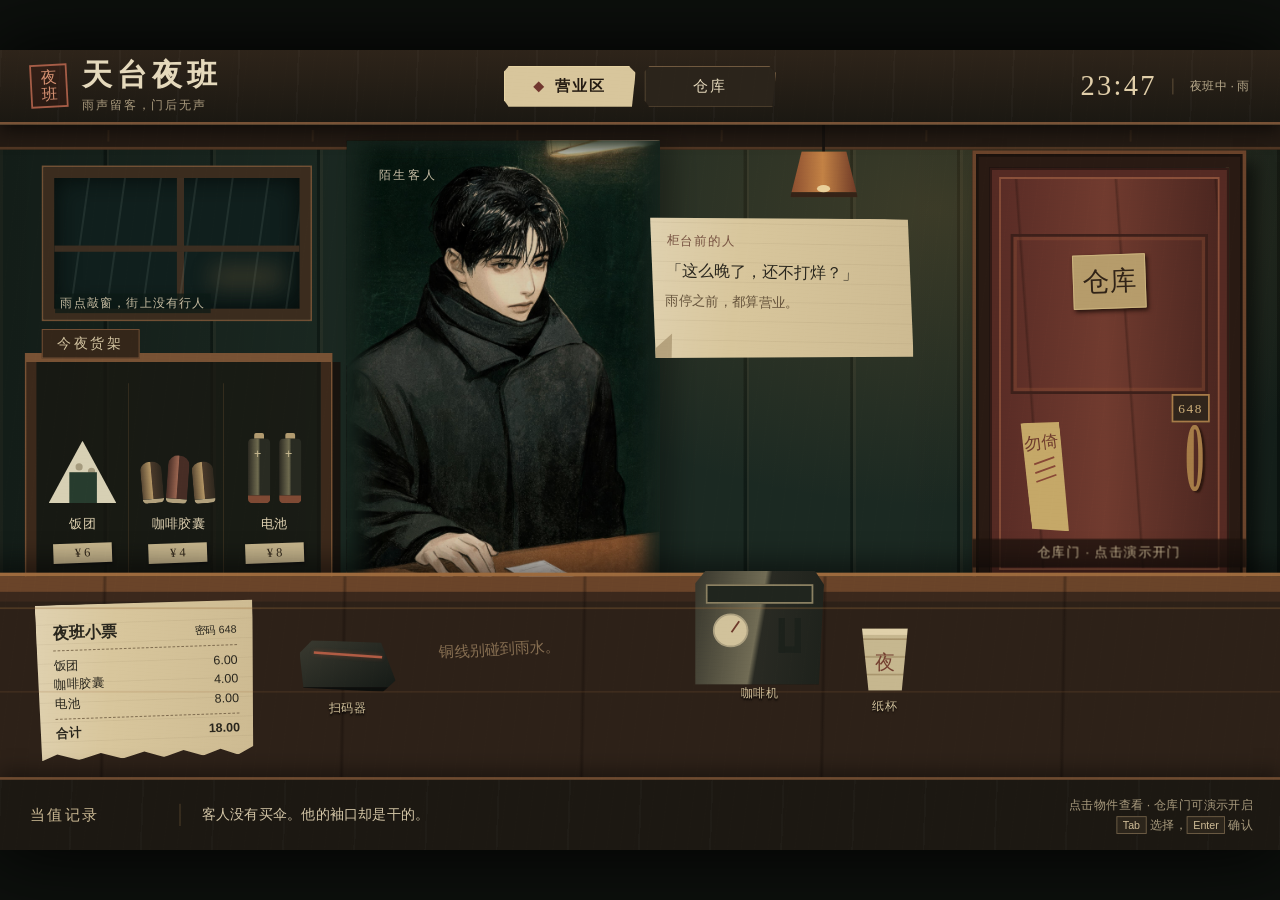
<file: design-demos/direction-b-folklore.html>
<!doctype html>
<html lang="zh-CN">
<head>
  <meta charset="utf-8">
  <meta name="viewport" content="width=device-width, initial-scale=1">
  <title>天台夜班 · 民俗密室方向</title>
  <style>
    :root {
      --ink: #171712;
      --night: #13231d;
      --wood: #4a3020;
      --wood-dark: #241912;
      --red: #71372e;
      --paper: #d8c69c;
      --paper-light: #eadbb8;
      --copper: #aa7545;
      --lantern: #d89b55;
      --chalk: #e5d9bc;
      --muted: #b8ac91;
      --scale: 1;
    }
    * { box-sizing: border-box; }
    html, body { width: 100%; height: 100%; margin: 0; overflow: hidden; background: #0d100d; }
    body { color: var(--chalk); font-family: "Microsoft YaHei", "PingFang SC", sans-serif; font-size: 16px; }
    button, input { font: inherit; }
    button { color: inherit; }
    button:focus-visible, input:focus-visible { outline: 3px solid #efd18b; outline-offset: 5px; }
    button { -webkit-tap-highlight-color: transparent; }
    .game {
      position: absolute; left: 50%; top: 50%; width: 1440px; height: 900px; overflow: hidden;
      transform: translate(-50%, -50%) scale(var(--scale)); transform-origin: center;
      background: var(--night); box-shadow: 0 0 80px #000;
      isolation: isolate;
    }
    .game::after {
      content: ""; position: absolute; inset: 0; z-index: 90; pointer-events: none; opacity: .2;
      background-image: repeating-linear-gradient(97deg, transparent 0 6px, rgba(238,220,175,.07) 7px, transparent 8px 15px), repeating-linear-gradient(3deg, rgba(0,0,0,.05) 0 1px, transparent 1px 4px);
      mix-blend-mode: overlay;
    }
    .topbar {
      height: 84px; position: relative; z-index: 50; display: flex; align-items: center; justify-content: space-between;
      padding: 0 34px; border-bottom: 3px solid #785236;
      background: repeating-linear-gradient(92deg, rgba(255,255,255,.025) 0 2px, transparent 2px 67px), linear-gradient(#2e241a, #1b1812);
      box-shadow: 0 7px 18px rgba(0,0,0,.55);
    }
    .brand { display: flex; align-items: center; gap: 16px; min-width: 350px; }
    .brand-seal {
      width: 42px; height: 49px; display: grid; place-items: center; border: 2px solid #a65d47; color: #d69172;
      font-family: "STKaiti", "KaiTi", serif; font-size: 18px; line-height: 1.05; transform: rotate(-3deg);
      background: rgba(80,25,20,.24); padding: 3px;
    }
    h1 { margin: 0; font-family: "STKaiti", "KaiTi", "Noto Serif CJK SC", serif; font-size: 34px; font-weight: 600; letter-spacing: .16em; line-height: 1; }
    .brand p { margin: 8px 0 0; color: #aa9b7e; font-family: "SimSun", serif; font-size: 14px; letter-spacing: .12em; }
    .scene-tabs { display: flex; gap: 10px; position: absolute; left: 50%; transform: translateX(-50%); }
    .scene-tab {
      width: 148px; height: 46px; border: 1px solid #796044; background: #2b241b; cursor: pointer;
      clip-path: polygon(6px 0, calc(100% - 8px) 0, 100% 8px, calc(100% - 4px) 100%, 5px 100%, 0 calc(100% - 7px), 0 7px);
      font-family: "SimSun", serif; font-size: 17px; letter-spacing: .14em; transition: background .2s, color .2s;
    }
    .scene-tab:hover { background: #453524; }
    .scene-tab[aria-selected="true"] { color: #231a11; background: var(--paper); border-color: #e7d4a3; font-weight: 700; }
    .scene-tab[aria-selected="true"]::before { content: "◆"; color: var(--red); margin-right: 10px; font-size: 12px; }
    .clock { min-width: 350px; text-align: right; display: flex; justify-content: flex-end; align-items: center; gap: 18px; }
    .clock-time { font-family: Georgia, "SimSun", serif; font-size: 32px; letter-spacing: .08em; color: #e1cfaa; }
    .clock-note { color: #b7a98b; font-size: 14px; border-left: 1px solid #68563d; padding-left: 18px; }
    .scene-wrap { position: relative; height: 734px; overflow: hidden; }
    .scene { position: absolute; inset: 0; transition: opacity .25s ease; }
    .scene[hidden] { display: none; }
    .object-button { border: 0; background: none; padding: 0; cursor: pointer; }
    .paper {
      color: #29261d; background-color: var(--paper);
      background-image: repeating-linear-gradient(0deg, transparent 0 20px, rgba(72,53,28,.06) 21px, transparent 22px), linear-gradient(96deg, rgba(255,255,255,.2), transparent 35%, rgba(74,47,21,.08));
      box-shadow: 3px 7px 14px rgba(0,0,0,.38);
    }
    .object-button:hover { filter: brightness(1.13); }
    .object-button:active { transform: translateY(1px); }

    /* 营业区：所有功能物件都在同一幅柜台全景中。 */
    .store {
      background:
        linear-gradient(90deg, rgba(0,0,0,.3), transparent 30%, transparent 70%, rgba(0,0,0,.25)),
        repeating-linear-gradient(90deg, #263027 0 3px, #1b2922 3px 116px, #101b16 117px 120px);
    }
    .store::before {
      content: ""; position: absolute; inset: 0; pointer-events: none;
      background: radial-gradient(ellipse at 73% 13%, rgba(211,145,69,.18), transparent 37%), linear-gradient(transparent 75%, rgba(0,0,0,.4));
    }
    .ceiling-beam { position: absolute; left: 0; top: 0; width: 100%; height: 28px; background: #231a13; border-bottom: 3px solid #503623; z-index: 2; }
    .ceiling-beam::after { content: ""; position: absolute; inset: 6px 0; background: repeating-linear-gradient(91deg, transparent 0 120px, rgba(173,119,65,.12) 122px, transparent 124px 230px); }
    .rain-window { position: absolute; left: 49px; top: 48px; width: 300px; height: 171px; border: 12px solid #3b2c1e; background: #101f1d; box-shadow: 0 0 0 2px #715034, inset 0 0 28px #050b09; overflow: hidden; }
    .rain-window::before { content: ""; position: absolute; left: 50%; top: 0; bottom: 0; width: 8px; background: #3c2e21; }
    .rain-window::after { content: ""; position: absolute; left: 0; right: 0; top: 52%; height: 7px; background: #3c2e21; }
    .rain-lines { position: absolute; inset: -30px; opacity: .55; transform: rotate(8deg); background: repeating-linear-gradient(90deg, transparent 0 19px, rgba(176,198,183,.42) 20px, transparent 21px 38px); background-size: 40px 100%; animation: rain 1.8s linear infinite; }
    .window-glow { position: absolute; width: 80px; height: 24px; right: 20px; bottom: 24px; background: #81643f; filter: blur(12px); opacity: .32; }
    .window-caption { position: absolute; left: 62px; top: 190px; z-index: 2; padding: 2px 6px; color: #c8bda2; background: rgba(12,25,21,.72); font-family: "SimSun", serif; font-size: 14px; letter-spacing: .06em; }
    @keyframes rain { to { transform: rotate(8deg) translateY(38px); } }
    .shelf { position: absolute; left: 28px; top: 257px; width: 346px; height: 275px; border: 2px solid #785234; border-top-width: 10px; border-bottom-width: 15px; background: rgba(26,24,17,.73); box-shadow: 9px 10px 0 #17130e; }
    .shelf::before, .shelf::after { content: ""; position: absolute; top: 0; bottom: 0; width: 11px; background: #3c291b; }
    .shelf::before { left: 0; } .shelf::after { right: 0; }
    .shelf-heading { position: absolute; left: 17px; top: -37px; padding: 5px 16px; color: #d4c5a2; background: #342619; border: 1px solid #795337; font-family: "SimSun", serif; font-size: 16px; letter-spacing: .18em; }
    .products { position: relative; display: grid; grid-template-columns: repeat(3, 1fr); height: 100%; padding: 24px 12px 0; gap: 5px; }
    .product { position: relative; height: 220px; color: #e1d3b3; border-right: 1px solid rgba(154,112,68,.23); }
    .product:last-child { border-right: 0; }
    .product-art { height: 128px; display: flex; align-items: flex-end; justify-content: center; padding-bottom: 12px; }
    .product-name { display: block; min-height: 25px; font-size: 15px; line-height: 1.45; white-space: normal; text-align: center; }
    .price { display: block; width: 66px; margin: 8px auto 0; padding: 3px 5px; color: #32281b; background: #c8b78e; font-family: Georgia, serif; font-size: 14px; text-align: center; transform: rotate(-2deg); box-shadow: 1px 2px 3px #111; }
    .onigiri { position: relative; width: 76px; height: 70px; clip-path: polygon(50% 0, 100% 100%, 0 100%); background: #d7d0b4; filter: drop-shadow(3px 5px 2px #0d100c); }
    .onigiri::after { content: ""; position: absolute; left: 23px; bottom: 0; width: 31px; height: 35px; background: #273c2e; }
    .onigiri::before { content: ""; position: absolute; left: 30px; top: 25px; width: 8px; height: 8px; border-radius: 50%; background: #a59b7e; box-shadow: 14px 5px 0 #a59b7e, 5px 16px 0 #a59b7e; }
    .capsules { display: flex; gap: 5px; align-items: flex-end; }
    .capsule { width: 24px; height: 47px; border-radius: 50% 50% 5px 5px / 20% 20% 5px 5px; background: linear-gradient(90deg, #574632, #b49665 48%, #49392a 52%, #2f281e); border-bottom: 5px solid #b2a17d; transform: rotate(-5deg); }
    .capsule:nth-child(2) { height: 54px; transform: rotate(4deg); background: linear-gradient(90deg, #472d25, #9a6550 48%, #472d25 52%); }
    .batteries { display: flex; gap: 10px; }
    .battery { position: relative; width: 25px; height: 73px; border-radius: 5px; background: linear-gradient(90deg, #2b2921, #706c50 45%, #292b22 55%); border-bottom: 9px solid #7f4a34; }
    .battery::before { content: ""; position: absolute; left: 7px; top: -6px; width: 11px; height: 6px; background: #b29b70; border-radius: 2px 2px 0 0; }
    .battery::after { content: "+"; position: absolute; left: 7px; top: 9px; color: #c8b991; font-size: 14px; }
    .customer { position: absolute; left: 390px; top: 18px; width: 352px; height: 527px; z-index: 3; pointer-events: none; }
    .customer img { display: block; width: 100%; height: 100%; object-fit: cover; object-position: 50% 50%; filter: brightness(.82) sepia(.1); box-shadow: 14px 0 30px rgba(0,0,0,.3); }
    .customer::after { content: ""; position: absolute; inset: 0; box-shadow: inset 18px 0 25px #17251e, inset -16px 0 24px #17251e; pointer-events: none; }
    .customer-label { position: absolute; left: 426px; top: 48px; z-index: 4; color: #c9bfa7; font-size: 14px; letter-spacing: .18em; writing-mode: horizontal-tb; }
    .dialogue { position: absolute; left: 727px; top: 104px; width: 302px; min-height: 161px; z-index: 7; padding: 20px 22px 18px; transform: rotate(1deg); clip-path: polygon(1% 2%, 97% 0, 100% 96%, 4% 100%); }
    .dialogue::after { content: ""; position: absolute; left: 0; bottom: 0; border-style: solid; border-width: 0 0 28px 30px; border-color: transparent transparent #b5a27d transparent; }
    .speaker { display: block; color: #765140; font-size: 14px; margin-bottom: 10px; letter-spacing: .12em; }
    .dialogue p { margin: 0; font-family: "SimSun", serif; font-size: 18px; line-height: 1.65; }
    .dialogue .reply { display: block; margin-top: 6px; color: #66543c; font-size: 15px; }
    .hanging-lamp { position: absolute; left: 884px; top: 0; width: 86px; height: 115px; z-index: 5; }
    .hanging-lamp::before { content: ""; position: absolute; left: 41px; top: 0; width: 3px; height: 33px; background: #17130f; }
    .lamp-shade { position: absolute; left: 5px; top: 30px; width: 76px; height: 52px; clip-path: polygon(17% 0, 83% 0, 100% 100%, 0 100%); background: linear-gradient(90deg, #8a4d2f, #c38245 48%, #6c3826); border-bottom: 6px solid #352317; filter: drop-shadow(0 9px 13px rgba(220,155,72,.28)); }
    .lamp-shade::after { content: ""; position: absolute; left: 30px; bottom: 0; width: 15px; height: 8px; background: #ead09a; border-radius: 50%; }
    .door-zone { position: absolute; right: 38px; top: 29px; width: 308px; height: 536px; z-index: 6; perspective: 1000px; }
    .door-frame { position: absolute; inset: 0 0 34px; padding: 15px; background: #291a13; border: 4px solid #6b442b; box-shadow: 11px 13px 18px rgba(0,0,0,.55), inset 0 0 0 3px #1b120d; }
    .door-inside { position: absolute; inset: 15px; overflow: hidden; background: linear-gradient(90deg, #0a0c09, #18221a); }
    .door-inside::before { content: ""; position: absolute; left: 35px; right: 20px; bottom: 80px; height: 9px; background: #423624; box-shadow: 0 -78px 0 #302a1e, 0 -156px 0 #29251c; opacity: .6; }
    .door-light { position: absolute; right: 0; top: 0; bottom: 0; width: 4px; background: #d4a35f; box-shadow: 0 0 20px rgba(211,155,82,.45); opacity: .35; transition: width .8s, opacity .4s; }
    .door-panel { position: absolute; inset: 15px; transform-origin: left center; transition: transform 1.05s cubic-bezier(.3,.65,.26,1); background: repeating-linear-gradient(86deg, transparent 0 56px, rgba(26,12,8,.3) 58px, transparent 61px 112px), linear-gradient(90deg, #582b25, #713b2f 48%, #49251f); border: 3px solid #321a15; box-shadow: inset 0 0 0 8px #552a23, inset 0 0 0 10px #8a503a; backface-visibility: hidden; }
    .door-panel::before { content: ""; position: absolute; left: 21px; right: 21px; top: 72px; height: 174px; border: 3px solid #3d201a; box-shadow: inset 0 0 0 4px rgba(151,86,55,.32); }
    .door-plaque { position: absolute; left: 50%; top: 95px; transform: translateX(-50%) rotate(-2deg); width: 82px; padding: 9px 0; text-align: center; color: #302317; background: #b69c6b; border: 1px solid #d0b780; font-family: "STKaiti", "KaiTi", serif; font-size: 30px; box-shadow: 2px 3px 5px #25130e; }
    .door-handle { position: absolute; right: 27px; top: 287px; width: 18px; height: 74px; border: 5px solid #a67d48; border-left-width: 8px; border-radius: 45%; transition: transform .25s; box-shadow: 3px 2px 2px #2d170f; }
    .door-lock { position: absolute; right: 19px; top: 252px; width: 43px; height: 32px; display: grid; place-items: center; color: #d0b17b; background: #30251b; border: 2px solid #a77b48; font-family: Georgia, serif; font-size: 15px; letter-spacing: .12em; }
    .talisman { position: absolute; left: 38px; top: 282px; width: 45px; height: 127px; padding-top: 13px; color: #6f3c2d; background: #c5a868; text-align: center; font-family: "STKaiti", "KaiTi", serif; font-size: 19px; line-height: 1.2; transform: rotate(-7deg); clip-path: polygon(4% 0, 100% 3%, 91% 100%, 0 94%); box-shadow: 2px 4px 5px rgba(0,0,0,.35); }
    .talisman i { display: block; width: 24px; height: 2px; margin: 8px auto; background: #884836; transform: rotate(-13deg); }
    .door-hit { position: absolute; inset: 0 0 34px; z-index: 10; cursor: pointer; border: 0; background: transparent; }
    .door-hit:hover + .door-caption, .door-hit:focus-visible + .door-caption { color: #f1d598; }
    .door-caption { position: absolute; left: 0; right: 0; bottom: 67px; height: 32px; padding: 6px 0; text-align: center; font-size: 15px; color: #d5c39e; background: rgba(27,18,13,.78); letter-spacing: .08em; }
    .store.door-opening .door-panel { transform: rotateY(-73deg); }
    .store.door-opening .door-handle { transform: rotate(18deg) translateY(7px); }
    .store.door-opening .door-lock { animation: lock-shiver .25s linear; }
    .store.door-opening .door-light { width: 72px; opacity: .75; }
    @keyframes lock-shiver { 25% { transform: translateX(-3px); } 50% { transform: translateX(3px); } 75% { transform: translateX(-2px); } }
    .counter { position: absolute; left: -20px; right: -20px; top: 504px; height: 230px; z-index: 12; background: repeating-linear-gradient(91deg, transparent 0 135px, rgba(15,8,5,.34) 138px, transparent 141px 270px), linear-gradient(#6a4429 0 17px, #3b281c 18px 28px, #2d2118 29px); border-top: 4px solid #9c6a3d; box-shadow: 0 -13px 28px rgba(0,0,0,.45); }
    .counter::after { content: ""; position: absolute; left: 0; right: 0; top: 35px; height: 2px; background: rgba(157,109,62,.3); box-shadow: 0 94px 0 rgba(157,109,62,.16); }
    .receipt { position: absolute; left: 62px; top: 29px; width: 245px; height: 175px; padding: 14px 19px; transform: rotate(-2deg); text-align: left; clip-path: polygon(0 0, 100% 1%, 98% 95%, 91% 100%, 83% 96%, 75% 100%, 66% 96%, 57% 100%, 48% 96%, 38% 100%, 28% 96%, 18% 100%, 8% 96%, 1% 100%); }
    .receipt-title { display: flex; justify-content: space-between; align-items: baseline; border-bottom: 1px dashed #776449; padding-bottom: 7px; margin-bottom: 6px; }
    .receipt-title strong { font-family: "SimSun", serif; font-size: 18px; }
    .receipt-title span { font-size: 12px; }
    .receipt-row { display: flex; justify-content: space-between; font-size: 14px; line-height: 1.55; }
    .receipt-total { border-top: 1px dashed #776449; margin-top: 5px; padding-top: 5px; font-weight: 700; }
    .scanner { position: absolute; left: 348px; top: 67px; width: 126px; height: 96px; text-align: center; }
    .scanner-body { position: relative; display: block; width: 108px; height: 58px; margin: 0 auto 9px; background: linear-gradient(150deg, #3a3a30, #151a16); clip-path: polygon(13% 0, 85% 5%, 100% 78%, 87% 100%, 4% 92%, 0 25%); border-bottom: 5px solid #0c0e0c; filter: drop-shadow(5px 7px 4px rgba(0,0,0,.45)); }
    .scanner-body::after { content: ""; position: absolute; left: 16px; right: 15px; top: 15px; height: 3px; background: #b15c44; transform: rotate(4deg); box-shadow: 0 0 5px rgba(176,77,54,.45); }
    .object-label { color: #d5c49e; font-size: 14px; text-shadow: 0 2px 2px #000; }
    .coffee-machine { position: absolute; left: 789px; top: -25px; width: 171px; height: 166px; text-align: center; }
    .machine-body { position: relative; display: block; width: 145px; height: 128px; margin: auto; background: linear-gradient(100deg, #37362c, #716c55 48%, #292a23 52%, #1d211b); clip-path: polygon(8% 0, 93% 0, 100% 12%, 96% 100%, 0 100%, 0 11%); filter: drop-shadow(8px 8px 5px rgba(0,0,0,.45)); }
    .machine-top { position: absolute; left: 12px; right: 12px; top: 15px; height: 22px; background: #20251e; border: 2px solid #8b8062; }
    .machine-face { position: absolute; left: 20px; top: 48px; width: 40px; height: 38px; border: 2px solid #aca080; border-radius: 50%; background: #d1c29b; }
    .machine-face::after { content: ""; position: absolute; left: 18px; top: 4px; width: 2px; height: 15px; background: #6d392b; transform: rotate(35deg); transform-origin: bottom; }
    .machine-spout { position: absolute; right: 26px; top: 53px; width: 25px; height: 39px; border: 7px solid #1c211b; border-top: 0; }
    .coffee-machine .object-label { position: absolute; left: 0; right: 0; bottom: 0; }
    .paper-cup { position: absolute; left: 979px; top: 54px; width: 73px; height: 105px; text-align: center; }
    .cup-body { position: relative; display: block; width: 56px; height: 70px; margin: 0 auto 7px; clip-path: polygon(4% 0, 96% 0, 84% 100%, 17% 100%); background: repeating-linear-gradient(0deg, #c6b78f 0 17px, #a18d65 18px, #c6b78f 20px); filter: drop-shadow(4px 5px 3px rgba(0,0,0,.4)); }
    .cup-body::before { content: ""; position: absolute; left: 0; right: 0; top: 0; height: 7px; background: #e0d1aa; }
    .cup-body::after { content: "夜"; position: absolute; left: 17px; top: 22px; color: #754131; font-family: "STKaiti", "KaiTi", serif; font-size: 23px; }
    .counter-scratch { position: absolute; left: 514px; top: 69px; width: 200px; color: #9d8260; transform: rotate(-3deg); font-family: "STKaiti", "KaiTi", serif; font-size: 17px; opacity: .8; }

    /* 仓库：四个节点以同一水平铜管连接，安装轮廓与实物一致。 */
    .warehouse { background: radial-gradient(ellipse at 75% 39%, rgba(153,108,57,.16), transparent 37%), repeating-linear-gradient(89deg, #20271f 0 2px, #18221b 2px 139px, #101812 141px 144px); }
    .warehouse::before { content: ""; position: absolute; left: 0; right: 0; top: 0; height: 28px; background: #211911; border-bottom: 3px solid #60452e; }
    .warehouse-heading { position: absolute; left: 42px; top: 43px; margin: 0; font-family: "STKaiti", "KaiTi", serif; font-size: 28px; font-weight: 500; letter-spacing: .14em; color: #d7c6a1; }
    .warehouse-heading small { display: block; margin-top: 8px; color: #a99b7e; font-family: "SimSun", serif; font-size: 14px; letter-spacing: .06em; }
    .blueprint { position: absolute; left: 268px; top: 48px; width: 582px; height: 45px; padding: 10px 19px; transform: rotate(-.5deg); font-family: "SimSun", serif; font-size: 15px; text-align: center; letter-spacing: .06em; clip-path: polygon(1% 3%, 99% 0, 100% 93%, 0 100%); }
    .assembly { position: absolute; left: 26px; top: 111px; width: 872px; height: 397px; border-bottom: 21px solid #2e2117; background: linear-gradient(transparent 82%, rgba(13,15,11,.38)); }
    .assembly::after { content: ""; position: absolute; left: 10px; right: 0; bottom: -28px; height: 8px; background: #8a5b34; box-shadow: 0 8px 11px #080a07; }
    .pipe-rail { position: absolute; left: 116px; top: 206px; width: 722px; height: 50px; z-index: 1; overflow: visible; }
    .pipe-shadow { fill: none; stroke: #090c09; stroke-width: 22; stroke-linecap: round; }
    .pipe-copper { fill: none; stroke: #86603a; stroke-width: 14; stroke-linecap: round; }
    .pipe-light { fill: none; stroke: #c29459; stroke-width: 3; stroke-linecap: round; opacity: .72; }
    .pipe-arrow { fill: #c8a56c; }
    .assembly-node { position: absolute; top: 126px; width: 182px; height: 182px; z-index: 3; }
    .assembly-node.energy { left: 39px; }
    .assembly-node.stabilizer { left: 287px; }
    .assembly-node.focus { left: 535px; }
    .node-object { width: 182px; height: 182px; overflow: visible; filter: drop-shadow(7px 10px 5px rgba(0,0,0,.5)); }
    .mount-outline { fill: rgba(21,24,18,.55); stroke: #a68553; stroke-width: 2; stroke-dasharray: 7 6; }
    .metal { fill: #45483a; stroke: #9a8b65; stroke-width: 3; }
    .dark-metal { fill: #252b24; stroke: #736d52; stroke-width: 3; }
    .copper { fill: #9c6c3f; stroke: #d0a469; stroke-width: 2; }
    .copper-line { fill: none; stroke: #b7834b; stroke-width: 8; }
    .copper-thin { fill: none; stroke: #c39960; stroke-width: 3; }
    .node-label { position: absolute; left: 4px; right: 4px; top: 190px; text-align: center; color: #e1d0ac; font-family: "SimSun", serif; font-size: 16px; white-space: nowrap; }
    .node-label small { display: block; margin-top: 6px; color: #aa9b7c; font-family: "Microsoft YaHei", sans-serif; font-size: 12px; }
    .assembly-node.is-current .mount-outline { stroke: #e1bd78; stroke-width: 4; animation: breathe 1.8s ease-in-out infinite; }
    .assembly-node.is-installed .mount-outline { stroke: #d6be82; stroke-dasharray: none; }
    .assembly-node.is-installed .node-object { filter: drop-shadow(0 0 7px rgba(218,176,102,.48)) drop-shadow(7px 10px 5px rgba(0,0,0,.5)); }
    @keyframes breathe { 50% { stroke-opacity: .4; } }
    .frame-node { position: absolute; left: 761px; top: 167px; width: 116px; height: 100px; z-index: 5; }
    .frame-bracket { width: 116px; height: 100px; filter: drop-shadow(5px 7px 3px #0a0b08); }
    .frame-node .node-label { top: 104px; left: -28px; right: -28px; }
    .frame-node.is-current .mount-outline { stroke: #e1bd78; stroke-width: 4; animation: breathe 1.8s ease-in-out infinite; }
    .frame-node.is-installed .mount-outline { stroke-dasharray: none; stroke: #d6be82; }
    .portal-feed { position: absolute; left: 878px; top: 333px; width: 143px; height: 18px; z-index: 4; border-radius: 9px; background: linear-gradient(#c29459 0 3px, #86603a 4px 13px, #3e2c1c 14px); box-shadow: 0 5px 5px rgba(0,0,0,.45); }
    .portal-feed::after { content: ""; position: absolute; right: -3px; top: -6px; width: 12px; height: 30px; border: 3px solid #a77b48; background: #39291c; }
    .portal { position: absolute; right: 45px; top: 25px; width: 415px; height: 639px; z-index: 2; }
    .portal-shadow { position: absolute; inset: 20px 4px 8px; background: #0b100d; box-shadow: 0 0 0 4px #1a1510, 15px 20px 30px rgba(0,0,0,.6); }
    .portal-opening { position: absolute; left: 75px; top: 50px; width: 268px; height: 535px; overflow: hidden; border: 6px solid #31251b; border-radius: 48% 48% 8px 8px / 12% 12% 5px 5px; background: radial-gradient(ellipse at 50% 48%, #526457 0, #2c4439 24%, #142a23 52%, #09110e 78%); box-shadow: inset 0 0 45px #050b08; }
    .portal-opening::before { content: ""; position: absolute; inset: 13px; border: 2px solid rgba(171,150,102,.45); border-radius: 48% 48% 4px 4px / 12% 12% 3px 3px; box-shadow: 0 0 0 11px rgba(116,107,74,.1), 0 0 0 13px rgba(162,139,91,.24), 0 0 0 28px rgba(75,96,77,.14); }
    .portal-opening::after { content: ""; position: absolute; left: 50%; top: 10%; bottom: 7%; width: 1px; background: rgba(206,191,142,.2); box-shadow: -54px 25px 0 rgba(206,191,142,.1), 54px -13px 0 rgba(206,191,142,.1); transform: rotate(7deg); }
    .portal-mist { position: absolute; inset: 0; opacity: .42; background: repeating-radial-gradient(ellipse at 50% 48%, transparent 0 27px, rgba(190,183,137,.13) 29px, transparent 31px 54px); transform: scaleX(.7); }
    .portal-threshold { position: absolute; left: 63px; bottom: 22px; width: 292px; height: 52px; background: linear-gradient(#8c6b41, #33271b 40%, #171610); clip-path: polygon(7% 0, 93% 0, 100% 100%, 0 100%); border-top: 3px solid #b08b53; }
    .portal-post { position: absolute; top: 38px; bottom: 38px; width: 61px; background: repeating-linear-gradient(88deg, transparent 0 20px, rgba(21,12,8,.25) 22px, transparent 24px 40px), linear-gradient(90deg, #48271f, #744031 50%, #3d241d); border: 3px solid #2a1913; box-shadow: inset 0 0 0 5px rgba(142,84,53,.23); }
    .portal-post.left { left: 20px; } .portal-post.right { right: 17px; }
    .portal-lintel { position: absolute; left: 16px; right: 12px; top: 14px; height: 75px; background: linear-gradient(#794333, #45271f); border: 4px solid #2b1912; clip-path: polygon(3% 0, 97% 0, 100% 100%, 0 100%); box-shadow: inset 0 -7px 0 rgba(40,20,14,.35); }
    .portal-lintel span { display: block; width: 146px; margin: 14px auto 0; padding: 7px 0; color: #33271a; background: #bca374; text-align: center; font-family: "STKaiti", "KaiTi", serif; font-size: 22px; letter-spacing: .24em; transform: rotate(-1deg); }
    .portal-paper { position: absolute; right: 33px; top: 120px; width: 40px; height: 119px; padding: 12px 7px; color: #743d2c; background: #c1a263; font-family: "STKaiti", "KaiTi", serif; font-size: 18px; text-align: center; transform: rotate(6deg); clip-path: polygon(0 3%, 96% 0, 100% 96%, 5% 100%); }
    .portal-caption { position: absolute; left: 0; right: 0; bottom: -6px; text-align: center; color: #b9a989; font-size: 14px; letter-spacing: .08em; }
    .portal.is-active .portal-opening { background: radial-gradient(ellipse at 50% 48%, #879075 0, #4d6654 24%, #203e31 52%, #0b1711 78%); }
    .calibration { position: absolute; left: 42px; bottom: 22px; width: 846px; height: 177px; padding: 17px 22px; clip-path: polygon(.5% 2%, 99% 0, 100% 95%, 98% 100%, 0 98%); }
    .calibration-head { display: flex; align-items: center; justify-content: space-between; margin-bottom: 8px; }
    .calibration-title { font-family: "SimSun", serif; font-size: 18px; font-weight: 700; }
    .calibration-note { color: #685a41; font-size: 14px; }
    .wave-box { display: grid; grid-template-columns: 1fr 180px; gap: 22px; align-items: center; }
    .waveform { width: 100%; height: 92px; border-top: 1px solid rgba(78,66,44,.3); border-bottom: 1px solid rgba(78,66,44,.3); background: repeating-linear-gradient(90deg, transparent 0 42px, rgba(75,67,45,.13) 43px, transparent 44px), repeating-linear-gradient(0deg, transparent 0 22px, rgba(75,67,45,.12) 23px, transparent 24px); }
    .wave-grid { stroke: #766a4c; stroke-width: 1; opacity: .35; }
    .wave-path { fill: none; stroke: #6e3f2f; stroke-width: 3; stroke-linecap: round; stroke-linejoin: round; }
    .wave-path.target { stroke: #79806a; stroke-width: 2; stroke-dasharray: 5 6; }
    .calibrate-controls { text-align: left; }
    .calibrate-controls label { display: block; font-size: 14px; color: #4d4331; margin-bottom: 9px; }
    .calibrate-controls input { width: 100%; accent-color: #7a4531; cursor: pointer; }
    .calibrate-button { width: 100%; height: 36px; margin-top: 8px; border: 1px solid #513a26; background: #403324; color: #e0cfa9; cursor: pointer; font-size: 14px; }
    .calibrate-button:hover { background: #5a432c; }
    .warehouse-lantern { position: absolute; right: 424px; top: 28px; width: 55px; height: 79px; border-radius: 45%; background: linear-gradient(90deg, #713b2b, #c18447 50%, #653325); border-top: 7px solid #2a2016; border-bottom: 7px solid #2a2016; box-shadow: 0 8px 28px rgba(207,140,67,.16); opacity: .9; }
    .warehouse-lantern::before { content: ""; position: absolute; left: 25px; top: -30px; height: 24px; width: 2px; background: #0c0e0b; }
    .warehouse-lantern::after { content: ""; position: absolute; left: 25px; bottom: -28px; height: 22px; width: 2px; background: #7b4a31; }

    .footer { position: relative; z-index: 40; height: 82px; display: grid; grid-template-columns: 202px 1fr 330px; align-items: center; border-top: 3px solid #6e4b30; background: repeating-linear-gradient(92deg, rgba(255,255,255,.02) 0 2px, transparent 2px 80px), #1c1812; box-shadow: 0 -8px 20px rgba(0,0,0,.35); }
    .footer-title { padding-left: 34px; font-family: "SimSun", serif; font-size: 17px; letter-spacing: .14em; color: #cbb994; }
    .night-note { margin: 0; padding: 0 24px; border-left: 1px solid #56432e; color: #d4c6a7; font-family: "SimSun", serif; font-size: 16px; line-height: 1.55; min-height: 25px; }
    .controls-hint { padding-right: 30px; text-align: right; color: #a99b7e; font-size: 14px; line-height: 1.55; }
    .controls-hint kbd { padding: 2px 6px; border: 1px solid #716047; color: #d0bd97; background: #2c251b; font-family: inherit; font-size: 12px; }
    .sr-only { position: absolute; width: 1px; height: 1px; padding: 0; margin: -1px; overflow: hidden; clip: rect(0,0,0,0); white-space: nowrap; border: 0; }
    @media (prefers-reduced-motion: reduce) {
      *, *::before, *::after { animation: none !important; transition-duration: .1s !important; }
    }
  </style>
</head>
<body>
  <main class="game" id="game" aria-label="天台夜班民俗密室界面初稿">
    <header class="topbar">
      <div class="brand">
        <span class="brand-seal" aria-hidden="true">夜<br>班</span>
        <div><h1>天台夜班</h1><p>雨声留客，门后无声</p></div>
      </div>
      <nav class="scene-tabs" aria-label="场景切换" role="tablist">
        <button class="scene-tab" id="storeTab" role="tab" aria-selected="true" aria-controls="storeScene">营业区</button>
        <button class="scene-tab" id="warehouseTab" role="tab" aria-selected="false" aria-controls="warehouseScene">仓库</button>
      </nav>
      <div class="clock" aria-label="当前时间 23点47分"><span class="clock-time">23:47</span><span class="clock-note">夜班中 · 雨</span></div>
    </header>

    <div class="scene-wrap">
      <section class="scene store" id="storeScene" role="tabpanel" aria-labelledby="storeTab">
        <div class="ceiling-beam"></div>
        <div class="rain-window" aria-label="雨夜窗"><div class="rain-lines"></div><div class="window-glow"></div></div>
        <span class="window-caption">雨点敲窗，街上没有行人</span>

        <div class="shelf" aria-label="夜班货架">
          <span class="shelf-heading">今夜货架</span>
          <div class="products">
            <button class="object-button product" data-note="饭团还温着，海苔却有些返潮。" aria-label="查看饭团，六元">
              <span class="product-art"><span class="onigiri"></span></span><span class="product-name">饭团</span><span class="price">¥ 6</span>
            </button>
            <button class="object-button product" data-note="咖啡胶囊只剩三枚，锡纸封口完好。" aria-label="查看咖啡胶囊，四元">
              <span class="product-art capsules"><span class="capsule"></span><span class="capsule"></span><span class="capsule"></span></span><span class="product-name">咖啡胶囊</span><span class="price">¥ 4</span>
            </button>
            <button class="object-button product" data-note="两节旧电池，铜帽上有细细的锈痕。" aria-label="查看电池，八元">
              <span class="product-art batteries"><span class="battery"></span><span class="battery"></span></span><span class="product-name">电池</span><span class="price">¥ 8</span>
            </button>
          </div>
        </div>

        <div class="customer"><img src="assets/customer.jpg" alt="站在柜台前的神秘顾客，黑衣，正垂眼看向店员"></div>
        <span class="customer-label">陌生客人</span>
        <div class="dialogue paper">
          <span class="speaker">柜台前的人</span>
          <p>「这么晚了，还不打烊？」<span class="reply">雨停之前，都算营业。</span></p>
        </div>
        <div class="hanging-lamp" aria-hidden="true"><div class="lamp-shade"></div></div>

        <div class="door-zone">
          <div class="door-frame">
            <div class="door-inside"><div class="door-light"></div></div>
            <div class="door-panel" id="doorPanel">
              <span class="door-plaque">仓库</span><span class="door-lock">648</span><span class="door-handle"></span>
              <span class="talisman">勿倚<i></i><i></i><i></i></span>
            </div>
          </div>
          <button class="door-hit" id="doorOpen" aria-label="演示开启仓库门"></button>
          <div class="door-caption">仓库门 · 点击演示开门</div>
        </div>

        <div class="counter">
          <button class="object-button receipt paper" data-note="小票背面写着：门锁648；先接电，再稳流，最后聚光。" aria-label="查看小票">
            <span class="receipt-title"><strong>夜班小票</strong><span>密码 648</span></span>
            <span class="receipt-row"><span>饭团</span><span>6.00</span></span>
            <span class="receipt-row"><span>咖啡胶囊</span><span>4.00</span></span>
            <span class="receipt-row"><span>电池</span><span>8.00</span></span>
            <span class="receipt-row receipt-total"><span>合计</span><span>18.00</span></span>
          </button>
          <button class="object-button scanner" data-note="扫码器亮了一次，小票末端显出「648」。" aria-label="使用扫码器"><span class="scanner-body"></span><span class="object-label">扫码器</span></button>
          <span class="counter-scratch">铜线别碰到雨水。</span>
          <button class="object-button coffee-machine" data-note="咖啡机还有余温，出水口滴着最后一滴咖啡。" aria-label="查看咖啡机"><span class="machine-body"><span class="machine-top"></span><span class="machine-face"></span><span class="machine-spout"></span></span><span class="object-label">咖啡机</span></button>
          <button class="object-button paper-cup" data-note="纸杯是干的，杯底压着一小段铜线。" aria-label="查看纸杯"><span class="cup-body"></span><span class="object-label">纸杯</span></button>
        </div>
      </section>

      <section class="scene warehouse" id="warehouseScene" role="tabpanel" aria-labelledby="warehouseTab" hidden>
        <h2 class="warehouse-heading">仓库装配台<small>旧图纸要求四端同轴，顺序不可颠倒</small></h2>
        <div class="blueprint paper">密码648 · 能源接口 → 线圈稳定器 → 同心聚焦环 → 门框</div>
        <div class="warehouse-lantern" aria-hidden="true"></div>

        <div class="assembly" aria-label="传送门装配台">
          <svg class="pipe-rail" viewBox="0 0 722 50" aria-hidden="true">
            <path class="pipe-shadow" d="M6 25 H716"/><path class="pipe-copper" d="M6 25 H716"/><path class="pipe-light" d="M8 20 H714"/>
            <path class="pipe-arrow" d="M220 17 L232 25 L220 33 Z M456 17 L468 25 L456 33 Z M660 17 L672 25 L660 33 Z"/>
          </svg>

          <button class="object-button assembly-node energy is-current" data-node="0" aria-label="连接能源接口，第一步">
            <svg class="node-object" viewBox="0 0 182 182" aria-hidden="true">
              <path class="mount-outline" d="M49 9 H133 L173 49 V133 L133 173 H49 L9 133 V49 Z"/>
              <path class="metal" d="M55 23 H127 L159 55 V127 L127 159 H55 L23 127 V55 Z"/>
              <circle class="dark-metal" cx="91" cy="91" r="49"/>
              <path class="copper" d="M51 57 H72 V111 H51 Z M110 57 H131 V111 H110 Z"/>
              <rect x="58" y="66" width="8" height="33" rx="3" fill="#24261f"/><rect x="117" y="66" width="8" height="33" rx="3" fill="#24261f"/>
              <circle class="copper" cx="91" cy="127" r="13"/><circle cx="91" cy="127" r="5" fill="#25251e"/>
              <path class="copper-thin" d="M36 44 L48 32 M134 32 L147 45 M36 138 L48 150 M134 150 L147 137"/>
            </svg>
            <span class="node-label">能源接口<small>插座与双铜端子</small></span>
          </button>

          <button class="object-button assembly-node stabilizer" data-node="1" aria-label="连接线圈稳定器，第二步">
            <svg class="node-object" viewBox="0 0 182 182" aria-hidden="true">
              <path class="mount-outline" d="M62 8 H120 L132 28 V126 L159 145 V172 H23 V145 L50 126 V28 Z"/>
              <path class="dark-metal" d="M40 139 H142 L154 162 H28 Z"/>
              <path class="metal" d="M66 25 H116 V137 H66 Z"/>
              <path class="copper-line" d="M52 43 H130 M52 61 H130 M52 79 H130 M52 97 H130 M52 115 H130"/>
              <path class="copper-thin" d="M54 38 C31 47 31 111 54 120 M128 38 C151 47 151 111 128 120"/>
              <circle class="copper" cx="44" cy="132" r="14"/><circle class="copper" cx="138" cy="132" r="14"/>
              <path class="copper-thin" d="M91 17 V3 M82 5 H100"/>
            </svg>
            <span class="node-label">线圈稳定器<small>铜线圈与双配重</small></span>
          </button>

          <button class="object-button assembly-node focus" data-node="2" aria-label="连接同心聚焦环，第三步">
            <svg class="node-object" viewBox="0 0 182 182" aria-hidden="true">
              <circle class="mount-outline" cx="91" cy="91" r="82"/>
              <circle class="copper" cx="91" cy="91" r="68"/>
              <circle class="dark-metal" cx="91" cy="91" r="56"/>
              <circle class="copper-thin" cx="91" cy="91" r="45"/>
              <circle cx="91" cy="91" r="34" fill="#5d7165" stroke="#b6b18d" stroke-width="3"/>
              <path d="M69 77 Q89 56 112 72 Q90 72 75 97 Z" fill="#b8c0a4" opacity=".55"/>
              <path class="copper-thin" d="M91 14 V27 M91 155 V168 M14 91 H27 M155 91 H168 M36 36 L46 46 M136 136 L146 146 M146 36 L136 46 M46 136 L36 146"/>
              <circle cx="91" cy="91" r="12" fill="#24382e" stroke="#98a187" stroke-width="2"/>
            </svg>
            <span class="node-label">同心聚焦环<small>双环与灰绿镜片</small></span>
          </button>

          <button class="object-button frame-node" data-node="3" aria-label="连接门框，第四步">
            <svg class="frame-bracket" viewBox="0 0 116 100" aria-hidden="true">
              <path class="mount-outline" d="M10 8 H78 L106 35 V88 H30 L10 68 Z"/>
              <path class="copper" d="M26 20 H71 L91 40 V73 H40 L26 60 Z"/>
              <circle cx="43" cy="38" r="6" fill="#2a2b22"/><circle cx="72" cy="57" r="6" fill="#2a2b22"/>
              <path class="copper-thin" d="M7 47 H25 M92 47 H116"/>
            </svg>
            <span class="node-label">门框<small>门轴铜扣</small></span>
          </button>
        </div>

        <div class="portal-feed" aria-hidden="true"></div>
        <div class="portal" id="portal" aria-label="完整传送门">
          <div class="portal-shadow"></div><div class="portal-opening"><div class="portal-mist"></div></div><div class="portal-threshold"></div>
          <div class="portal-post left"></div><div class="portal-post right"></div><div class="portal-lintel"><span>门界未定</span></div>
          <div class="portal-paper">向内<br>慢行</div><div class="portal-caption">门框完整 · 门槛内外同轴</div>
        </div>

        <div class="calibration paper">
          <div class="calibration-head"><span class="calibration-title">波形校准</span><span class="calibration-note" id="waveStatus">杂波尚未贴合门轴基准</span></div>
          <div class="wave-box">
            <svg class="waveform" viewBox="0 0 580 92" preserveAspectRatio="none" aria-label="校准波形图">
              <path class="wave-grid" d="M0 46 H580 M290 0 V92"/>
              <path class="wave-path target" d="M0 46 C35 6 70 6 105 46 S175 86 210 46 S280 6 315 46 S385 86 420 46 S490 6 525 46 S560 74 580 46"/>
              <path class="wave-path" id="liveWave" d="M0 52 C30 14 55 72 90 33 S150 72 185 43 S245 11 280 53 S350 79 385 34 S450 18 490 60 S550 73 580 40"/>
            </svg>
            <div class="calibrate-controls"><label for="tune">微调门轴同频</label><input id="tune" type="range" min="0" max="100" value="28" aria-label="微调门轴同频"><button class="calibrate-button" id="calibrate">校准波形</button></div>
          </div>
        </div>
      </section>
    </div>

    <footer class="footer">
      <div class="footer-title">当值记录</div>
      <p class="night-note" id="nightNote" aria-live="polite">客人没有买伞。他的袖口却是干的。</p>
      <div class="controls-hint">点击物件查看 · 仓库门可演示开启<br><kbd>Tab</kbd> 选择，<kbd>Enter</kbd> 确认</div>
    </footer>
  </main>

  <script>
    (() => {
      const game = document.getElementById('game');
      const store = document.getElementById('storeScene');
      const warehouse = document.getElementById('warehouseScene');
      const storeTab = document.getElementById('storeTab');
      const warehouseTab = document.getElementById('warehouseTab');
      const note = document.getElementById('nightNote');
      const reduceMotion = window.matchMedia('(prefers-reduced-motion: reduce)');
      let currentScene = 'store';
      let doorTimer = 0;
      let nextNode = 0;

      function fit() {
        document.documentElement.style.setProperty('--scale', Math.min(innerWidth / 1440, innerHeight / 900));
      }
      fit();
      addEventListener('resize', fit);

      function say(text) { note.textContent = text; }
      function switchScene(name) {
        clearTimeout(doorTimer);
        store.classList.remove('door-opening');
        currentScene = name;
        const inStore = name === 'store';
        store.hidden = !inStore;
        warehouse.hidden = inStore;
        storeTab.setAttribute('aria-selected', String(inStore));
        warehouseTab.setAttribute('aria-selected', String(!inStore));
        say(inStore ? '客人没有买伞。他的袖口却是干的。' : '图纸上的四端必须同轴：能源、稳定、聚焦，最后到门框。');
      }
      storeTab.addEventListener('click', () => switchScene('store'));
      warehouseTab.addEventListener('click', () => switchScene('warehouse'));

      document.querySelectorAll('[data-note]').forEach(button => {
        button.addEventListener('click', () => say(button.dataset.note));
      });
      document.getElementById('doorOpen').addEventListener('click', () => {
        if (currentScene !== 'store') return;
        store.classList.remove('door-opening');
        void store.offsetWidth;
        store.classList.add('door-opening');
        say('锁舌退开，门轴正缓缓向里转……');
        doorTimer = setTimeout(() => switchScene('warehouse'), reduceMotion.matches ? 100 : 1400);
      });

      const nodeNames = ['能源接口', '线圈稳定器', '同心聚焦环', '门框'];
      const nodes = [...document.querySelectorAll('[data-node]')];
      function paintNodes() {
        nodes.forEach((node, index) => {
          node.classList.toggle('is-installed', index < nextNode);
          node.classList.toggle('is-current', index === nextNode);
          node.setAttribute('aria-label', `${index < nextNode ? '已连接' : index === nextNode ? '待连接' : '尚未轮到'}${nodeNames[index]}，第${index + 1}步`);
        });
      }
      nodes.forEach((node, index) => {
        node.addEventListener('click', () => {
          if (index < nextNode) { say(`${nodeNames[index]}已经接稳，不要重复拧动。`); return; }
          if (index !== nextNode) { say(`顺序不对。先把导管接向${nodeNames[nextNode]}。`); return; }
          nextNode += 1;
          paintNodes();
          if (nextNode === nodes.length) {
            document.getElementById('portal').classList.add('is-active');
            say('四端同轴，门内泛起旧水纹。传送门已经完整接通。');
          } else {
            say(`${nodeNames[index]}吸附归位。下一端：${nodeNames[nextNode]}。`);
          }
        });
      });

      const tune = document.getElementById('tune');
      const liveWave = document.getElementById('liveWave');
      const waveStatus = document.getElementById('waveStatus');
      tune.addEventListener('input', () => {
        const value = Number(tune.value);
        const lift = (value - 65) * .22;
        liveWave.style.transform = `translateY(${lift}px)`;
        waveStatus.textContent = value === 65 ? '波形已对齐，可以执行校准' : '继续微调，让杂波贴近虚线';
      });
      document.getElementById('calibrate').addEventListener('click', () => {
        if (Number(tune.value) !== 65) {
          say('波形仍有偏差。调整滑杆，让实线贴近虚线后再校准。');
          waveStatus.textContent = '尚有偏差 · 将滑杆调至中段偏右';
          return;
        }
        tune.value = 65;
        liveWave.setAttribute('d', 'M0 46 C35 6 70 6 105 46 S175 86 210 46 S280 6 315 46 S385 86 420 46 S490 6 525 46 S560 74 580 46');
        liveWave.style.transform = 'none';
        waveStatus.textContent = '同频完成 · 波形稳定';
        say('杂波收束成一条稳定水纹，门轴停止了轻颤。');
      });
      paintNodes();
      window.__ready = true;
    })();
  </script>
</body>
</html>
</file>
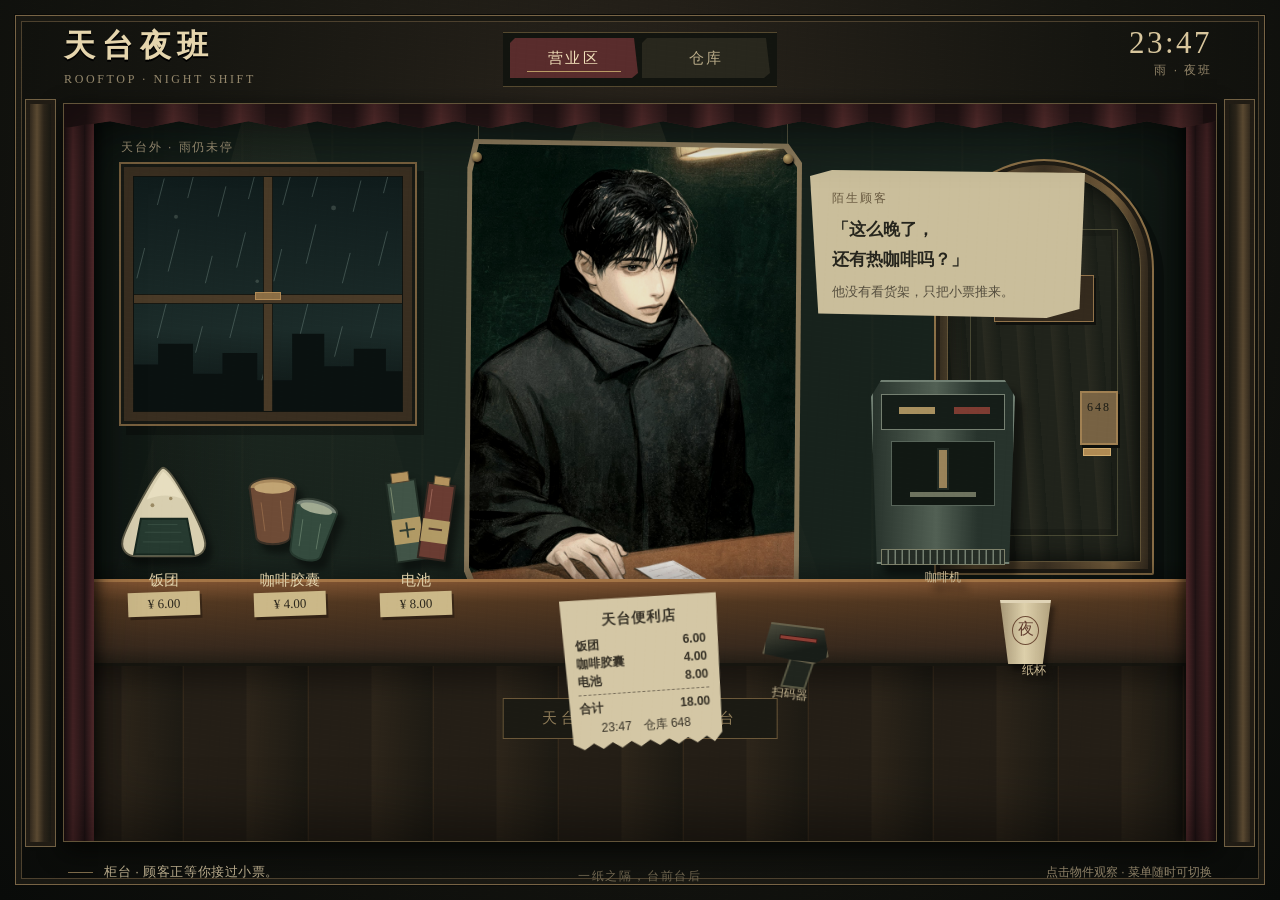
<file: design-demos/direction-c-theatre.html>
<!DOCTYPE html>
<html lang="zh-CN">
<head>
<meta charset="UTF-8">
<meta name="viewport" content="width=device-width, initial-scale=1.0">
<title>天台夜班 · 纸偶剧场</title>
<style>
  :root {
    --ink: #171814;
    --deep: #0d1512;
    --paper: #c9b994;
    --paper-light: #e2d4ad;
    --copper: #8d6b45;
    --verdigris: #496b5e;
    --wine: #592c2c;
    --cream: #eee1bd;
  }
  * { box-sizing: border-box; }
  html, body { width: 100%; height: 100%; margin: 0; overflow: hidden; }
  body {
    color: var(--cream);
    font-family: "Microsoft YaHei", "PingFang SC", sans-serif;
    font-size: 14px;
    background:
      radial-gradient(ellipse at 50% 20%, #2a241c 0%, #151510 52%, #090b09 100%);
  }
  body::after {
    content: ""; position: fixed; inset: 0; pointer-events: none; z-index: 100;
    opacity: .18; mix-blend-mode: soft-light;
    background-image:
      repeating-linear-gradient(7deg, transparent 0 3px, rgba(255,255,255,.09) 4px, transparent 5px),
      repeating-linear-gradient(93deg, transparent 0 7px, rgba(0,0,0,.12) 8px, transparent 10px);
  }
  button { font: inherit; color: inherit; cursor: pointer; }
  button:focus-visible, input:focus-visible { outline: 2px solid #f1dca4; outline-offset: 4px; }
  .theatre { position: relative; width: 100%; height: 100%; min-width: 1100px; min-height: 700px; }
  .outer-frame {
    position: absolute; inset: 15px; pointer-events: none; z-index: 50;
    border: 1px solid #786445;
    box-shadow: inset 0 0 0 5px #191812, inset 0 0 0 6px #4d412e, 0 0 0 1px #090a08;
  }
  .outer-frame::before, .outer-frame::after {
    content: ""; position: absolute; top: 83px; bottom: 37px; width: 29px;
    background:
      linear-gradient(90deg, #191510, #5a4931 38%, #2b2419 62%, #10120e),
      repeating-linear-gradient(0deg, transparent 0 22px, rgba(210,184,127,.15) 23px, transparent 24px);
    border: 1px solid #716043;
    box-shadow: inset 0 0 0 4px #211c14;
  }
  .outer-frame::before { left: 9px; }
  .outer-frame::after { right: 9px; transform: scaleX(-1); }
  .masthead { position: absolute; z-index: 60; left: 64px; right: 64px; top: 25px; height: 65px; }
  .brand { position: absolute; left: 0; top: 0; }
  .brand h1 {
    font-family: "Noto Serif SC", "Songti SC", "STSong", "SimSun", serif;
    font-weight: 600; font-size: 31px; letter-spacing: .22em; margin: 0 0 5px;
    color: #e5d5ad; text-shadow: 0 2px 0 #000;
  }
  .brand p { margin: 0; color: #96896d; font-family: Georgia, serif; font-size: 12px; letter-spacing: .22em; }
  .scene-tabs {
    position: absolute; left: 50%; top: 7px; transform: translateX(-50%);
    display: flex; gap: 4px; padding: 5px 7px 8px;
    background: #12140f; border-top: 1px solid #55492f; border-bottom: 1px solid #55492f;
  }
  .scene-tab {
    position: relative; min-width: 128px; padding: 11px 24px 10px; border: 0;
    background: #28271d; color: #b9ab88; font-size: 15px; letter-spacing: .16em;
    clip-path: polygon(5px 0, calc(100% - 4px) 0, 100% calc(100% - 5px), calc(100% - 6px) 100%, 0 100%, 0 5px);
  }
  .scene-tab::after { content: ""; position: absolute; left: 17px; right: 17px; bottom: 6px; border-bottom: 1px solid transparent; }
  .scene-tab:hover { background: #3a3525; color: #f0dfb4; }
  .scene-tab.active { background: var(--wine); color: #f0dfb9; }
  .scene-tab.active::after { border-color: #b99b65; }
  .clock { position: absolute; right: 4px; top: 0; text-align: right; }
  .clock time { display: block; font-family: Georgia, "Times New Roman", serif; font-size: 31px; letter-spacing: .08em; color: #d8c69d; }
  .clock span { color: #94866a; font-size: 12px; letter-spacing: .16em; }
  .scene {
    display: none; position: absolute; z-index: 2; left: 63px; right: 63px; top: 103px; bottom: 58px;
    overflow: hidden; border: 1px solid #625439;
    background:
      linear-gradient(90deg, rgba(0,0,0,.42), transparent 17%, transparent 83%, rgba(0,0,0,.45)),
      repeating-linear-gradient(90deg, transparent 0 87px, rgba(157,139,93,.035) 88px, transparent 90px),
      #17221c;
    box-shadow: inset 0 0 70px #050806, 0 9px 22px #050604;
  }
  .scene.active { display: block; }
  .scene::after {
    content: ""; position: absolute; inset: 0; pointer-events: none; z-index: 40;
    box-shadow: inset 0 0 60px 18px rgba(0,0,0,.48);
  }
  .valance {
    position: absolute; z-index: 35; left: 0; right: 0; top: 0; height: 28px; pointer-events: none;
    background:
      repeating-linear-gradient(90deg, #281718 0 22px, #603232 42px, #331d1e 67px),
      #4c2829;
    border-bottom: 2px solid #8b6848;
    box-shadow: 0 7px 12px rgba(0,0,0,.55);
    clip-path: polygon(0 0,100% 0,100% 62%,97% 86%,94% 62%,91% 86%,88% 62%,85% 86%,82% 62%,79% 86%,76% 62%,73% 86%,70% 62%,67% 86%,64% 62%,61% 86%,58% 62%,55% 86%,52% 62%,49% 86%,46% 62%,43% 86%,40% 62%,37% 86%,34% 62%,31% 86%,28% 62%,25% 86%,22% 62%,19% 86%,16% 62%,13% 86%,10% 62%,7% 86%,4% 62%,0 86%);
  }
  .side-curtain { position: absolute; z-index: 34; top: 0; bottom: 0; width: 30px; pointer-events: none; background: repeating-linear-gradient(90deg, #241517 0, #5b2e30 9px, #2d191b 20px); box-shadow: 5px 0 12px rgba(0,0,0,.55); }
  .side-curtain.left { left: 0; }
  .side-curtain.right { right: 0; transform: scaleX(-1); }
  .spot { position: absolute; z-index: 1; top: 0; height: 600px; pointer-events: none; opacity: .5; background: linear-gradient(180deg, rgba(225,199,137,.16), rgba(202,181,127,.035) 70%, transparent); clip-path: polygon(43% 0,57% 0,100% 100%,0 100%); }
  .scene-note {
    position: absolute; z-index: 60; bottom: 19px; left: 68px; max-width: 760px;
    color: #b8aa8b; font-size: 13px; letter-spacing: .04em;
  }
  .scene-note::before { content: ""; display: inline-block; width: 25px; margin: 0 11px 3px 0; border-top: 1px solid #7b6949; }
  .interaction-hint { position: absolute; z-index: 60; bottom: 19px; right: 68px; color: #8f8268; font-size: 12px; }

  /* 营业区：一幕柜台纸偶戏 */
  .rain-window { position: absolute; z-index: 3; left: 55px; top: 58px; width: 298px; height: 264px; padding: 12px; background: #392e20; border: 2px solid #78603e; box-shadow: 7px 9px 0 rgba(0,0,0,.28), inset 0 0 0 3px #171914; }
  .window-glass { position: relative; width: 100%; height: 100%; overflow: hidden; background: linear-gradient(#101c1c, #1b2b29 65%, #0c1413); border: 1px solid #10130f; }
  .window-glass::before, .window-glass::after { content: ""; position: absolute; z-index: 3; background: #493a27; box-shadow: 0 0 0 1px #171812; }
  .window-glass::before { left: 50%; top: 0; bottom: 0; width: 8px; margin-left: -4px; }
  .window-glass::after { left: 0; right: 0; top: 52%; height: 8px; margin-top: -4px; }
  .skyline { position: absolute; left: 0; right: 0; bottom: 0; height: 83px; background: #0a1110; clip-path: polygon(0 44%,9% 44%,9% 19%,22% 19%,22% 55%,33% 55%,33% 30%,46% 30%,46% 63%,59% 63%,59% 7%,71% 7%,71% 46%,82% 46%,82% 25%,94% 25%,94% 52%,100% 52%,100% 100%,0 100%); }
  .rain-lines { position: absolute; inset: -20px; width: calc(100% + 40px); height: calc(100% + 40px); opacity: .6; }
  .window-caption { position: absolute; left: 0; top: -25px; color: #9e9276; font-size: 12px; letter-spacing: .16em; }
  .window-latch { position: absolute; z-index: 5; left: 50%; top: 51%; width: 26px; height: 8px; transform: translate(-50%,-50%); background: #8a6d44; border: 1px solid #b18b56; }
  .customer {
    position: absolute; z-index: 5; left: 400px; top: 35px; width: 338px; height: 475px; padding: 5px;
    background: #8b7a5b; filter: drop-shadow(12px 14px 7px rgba(0,0,0,.48));
    clip-path: polygon(3% 0,96% 1%,100% 5%,99% 96%,91% 100%,4% 98%,0 91%,1% 6%);
  }
  .customer img { display: block; width: 100%; height: 100%; object-fit: cover; object-position: 50% 18%; clip-path: polygon(3% 0,96% 1%,100% 5%,99% 96%,91% 100%,4% 98%,0 91%,1% 6%); filter: sepia(.08) saturate(.82) brightness(.91) contrast(1.04); }
  .paper-pin { position: absolute; z-index: 7; width: 10px; height: 10px; border-radius: 50%; background: radial-gradient(circle at 35% 30%, #d2b878, #665033 70%); box-shadow: 1px 2px 2px #000; }
  .paper-pin.one { left: 408px; top: 48px; }
  .paper-pin.two { left: 719px; top: 50px; }
  .customer-threads { position: absolute; z-index: 2; left: 414px; top: 0; width: 310px; height: 54px; border-left: 1px solid rgba(182,166,124,.4); border-right: 1px solid rgba(182,166,124,.4); pointer-events: none; }
  .dialogue {
    position: absolute; z-index: 8; left: 746px; top: 66px; width: 275px; min-height: 135px; padding: 20px 22px 17px;
    color: #26251d; background: #cabe9b;
    clip-path: polygon(0 4%,8% 0,100% 2%,98% 94%,86% 100%,3% 97%);
    box-shadow: 8px 10px 0 rgba(0,0,0,.25);
  }
  .dialogue::before { content: ""; position: absolute; left: -20px; top: 62px; border-top: 9px solid transparent; border-bottom: 9px solid transparent; border-right: 21px solid #cabe9b; }
  .speaker { display: block; margin-bottom: 8px; color: #67583f; font-size: 12px; letter-spacing: .16em; }
  .dialogue p { margin: 0; font-family: "Noto Serif SC", "Songti SC", "SimSun", serif; font-size: 17px; line-height: 1.75; font-weight: 600; }
  .dialogue small { display: block; margin-top: 7px; color: #544d3d; font-size: 13px; line-height: 1.5; }
  .door-button { position: absolute; z-index: 4; right: 62px; top: 55px; width: 220px; height: 416px; padding: 0; border: 0; background: transparent; perspective: 1000px; }
  .door-frame { position: absolute; inset: 0; padding: 13px; border-radius: 110px 110px 2px 2px; background: linear-gradient(90deg,#30291d,#76603d 18%,#3c3122 50%,#725b3a 82%,#2b241a); border: 2px solid #8b7047; box-shadow: 10px 10px 0 rgba(0,0,0,.3), inset 0 0 0 4px #201c14; }
  .door-dark { position: absolute; inset: 13px; border-radius: 96px 96px 0 0; background: radial-gradient(ellipse at 20% 55%,#4b3c25,#080b09 42%,#030504); }
  .door-leaf { position: absolute; inset: 13px; border-radius: 96px 96px 0 0; transform-origin: left center; transition: transform 1.35s cubic-bezier(.55,.05,.25,1); background: repeating-linear-gradient(86deg,#20231b 0 16px,#292a20 17px,#1a1e17 34px); border: 1px solid #625438; box-shadow: inset 0 0 25px #080a07; }
  .door-leaf::before { content: ""; position: absolute; inset: 56px 22px 25px; border: 1px solid #484833; box-shadow: inset 0 0 0 6px rgba(0,0,0,.15); }
  .door-button.opening .door-leaf { transform: rotateY(-79deg); }
  .door-button.opening .lock { animation: lock-shiver .22s linear 2; }
  .door-sign { position: absolute; left: 50%; top: 102px; transform: translateX(-50%); min-width: 100px; padding: 9px 16px; text-align: center; color: #d5c292; background: #342a1d; border: 1px solid #92734a; font-family: "Songti SC","SimSun",serif; font-size: 20px; letter-spacing: .3em; text-indent: .3em; box-shadow: 2px 3px 0 #10110d; }
  .lock { position: absolute; right: 22px; top: 218px; width: 38px; height: 54px; padding-top: 7px; text-align: center; background: #776243; border: 2px solid #a08052; color: #191a14; font-family: Georgia,serif; font-size: 12px; letter-spacing: 2px; box-shadow: 2px 3px 0 #0c0e0a; }
  .handle { position: absolute; right: 29px; top: 275px; width: 28px; height: 8px; background: #b08a53; border: 1px solid #d1ad70; transform-origin: left center; transition: transform .2s ease .15s; }
  .door-button.opening .handle { transform: rotate(24deg); }
  .door-button:hover .door-leaf { border-color: #b69b68; }
  .door-caption { position: absolute; right: 73px; top: 478px; z-index: 8; width: 200px; text-align: center; color: #a99a79; font-size: 12px; letter-spacing: .08em; }
  .counter { position: absolute; z-index: 10; left: -5px; right: -5px; top: 475px; bottom: -4px; }
  .counter-top { height: 86px; background: linear-gradient(180deg,#7c5130 0%,#513720 24%,#38291d 78%,#211c14); border-top: 3px solid #a47546; transform: perspective(700px) rotateX(3deg); transform-origin: top; box-shadow: 0 -9px 20px rgba(0,0,0,.28); }
  .counter-front { position: absolute; left: 0; right: 0; top: 84px; bottom: 0; background: repeating-linear-gradient(90deg,#241e16 0 62px,#2d251a 63px,#1d1a13 123px,#3b2d1d 125px); border-top: 3px solid #16150f; box-shadow: inset 0 15px 25px rgba(0,0,0,.35); }
  .counter-plaque { position: absolute; left: 50%; top: 119px; transform: translateX(-50%); padding: 10px 38px; border: 1px solid #6c5839; color: #8f7c58; background: #1b1a13; font-family: "Songti SC","SimSun",serif; font-size: 15px; letter-spacing: .28em; white-space: nowrap; }
  .products { position: absolute; z-index: 18; left: 42px; top: 344px; display: flex; gap: 10px; }
  .product { position: relative; width: 116px; height: 178px; padding: 0; border: 0; background: transparent; color: #e0d1aa; }
  .product svg { display: block; width: 106px; height: 108px; margin: 0 auto; filter: drop-shadow(6px 8px 3px rgba(0,0,0,.42)); transition: transform .18s ease; }
  .product:hover svg, .product.selected svg { transform: translateY(-5px) rotate(-1deg); }
  .product.selected::after { content: "已拿起"; position: absolute; right: 1px; top: 5px; padding: 3px 5px; color: #2d281d; background: #cfb77e; font-size: 12px; transform: rotate(4deg); }
  .item-name { display: block; margin-top: 1px; font-size: 15px; line-height: 24px; white-space: nowrap; }
  .price { display: inline-block; min-width: 72px; padding: 2px 7px; color: #2c271c; background: #cbb888; font-family: Georgia,"Times New Roman",serif; font-size: 13px; line-height: 20px; box-shadow: 2px 3px 0 rgba(0,0,0,.3); transform: rotate(-2deg); }
  .receipt { position: absolute; z-index: 21; left: 500px; top: 492px; width: 157px; height: 150px; padding: 11px 13px; border: 0; color: #363126; background: #d4c7a5; text-align: left; transform: rotate(-4deg); clip-path: polygon(0 0,100% 1%,98% 94%,93% 100%,88% 96%,82% 100%,76% 96%,70% 100%,64% 96%,58% 100%,52% 96%,46% 100%,40% 96%,34% 100%,28% 96%,22% 100%,16% 96%,10% 100%,3% 96%); filter: drop-shadow(5px 6px 2px rgba(0,0,0,.35)); }
  .receipt:hover { background: #e1d5b5; }
  .receipt strong { display: block; margin-bottom: 6px; text-align: center; font-family: "Songti SC","SimSun",serif; font-size: 14px; letter-spacing: .08em; }
  .receipt span { display: flex; justify-content: space-between; font-size: 12px; line-height: 18px; white-space: nowrap; }
  .receipt .receipt-rule { display: block; margin: 4px 0; border-top: 1px dashed #796f5b; }
  .receipt small { display: block; margin-top: 3px; text-align: center; font-size: 12px; }
  .scanner { position: absolute; z-index: 20; left: 683px; top: 513px; width: 94px; height: 83px; padding: 0; border: 0; background: transparent; transform: rotate(7deg); }
  .scanner-body { position: absolute; left: 15px; top: 8px; width: 66px; height: 37px; background: linear-gradient(160deg,#4b4b3c,#181d18 65%); border: 2px solid #66604a; clip-path: polygon(8% 0,88% 0,100% 75%,78% 100%,0 88%); box-shadow: 6px 7px 0 rgba(0,0,0,.3); }
  .scanner-body::after { content: ""; position: absolute; left: 14px; right: 12px; top: 10px; height: 3px; background: #8e3e34; box-shadow: 0 0 0 1px #351a16; }
  .scanner-handle { position: absolute; left: 40px; top: 39px; width: 25px; height: 32px; background: #20251e; border: 2px solid #575642; transform: skewX(-12deg); }
  .scanner-label { position: absolute; left: 0; bottom: -3px; width: 100%; color: #c7b792; font-size: 12px; text-align: center; }
  .coffee-machine { position: absolute; z-index: 17; left: 800px; top: 276px; width: 158px; height: 199px; padding: 0; border: 0; background: transparent; filter: drop-shadow(8px 10px 3px rgba(0,0,0,.42)); }
  .machine-shell { position: absolute; inset: 0 7px 15px; background: linear-gradient(90deg,#28332c,#526054 45%,#27332c 75%); border: 2px solid #718073; clip-path: polygon(7% 0,93% 0,100% 9%,96% 100%,4% 100%,0 9%); }
  .machine-top { position: absolute; left: 17px; right: 17px; top: 14px; height: 36px; background: #151d18; border: 1px solid #758071; }
  .machine-top::before { content: ""; position: absolute; left: 17px; top: 12px; width: 36px; height: 7px; background: #a8905f; box-shadow: 55px 0 0 #7e3c32; }
  .machine-face { position: absolute; left: 27px; right: 27px; top: 61px; height: 65px; background: #111813; border: 1px solid #576459; }
  .machine-face::before { content: ""; position: absolute; left: 50%; top: 8px; width: 8px; height: 38px; margin-left: -4px; background: #9a8359; box-shadow: 0 0 0 2px #222b24; }
  .machine-face::after { content: ""; position: absolute; left: 18px; right: 18px; bottom: 8px; height: 5px; background: #6e735f; }
  .machine-tray { position: absolute; left: 17px; right: 17px; bottom: 14px; height: 16px; background: repeating-linear-gradient(90deg,#252d26 0 5px,#758071 6px 7px); border: 1px solid #7d8069; }
  .machine-label { position: absolute; left: 0; right: 0; bottom: -7px; text-align: center; font-size: 12px; color: #caba96; }
  .paper-cup { position: absolute; z-index: 22; left: 936px; top: 486px; width: 67px; height: 89px; padding: 0; border: 0; background: transparent; filter: drop-shadow(4px 6px 2px rgba(0,0,0,.35)); }
  .cup-body { position: absolute; left: 8px; top: 10px; width: 51px; height: 64px; background: linear-gradient(90deg,#a79776,#ddd0ab 48%,#b2a27e); clip-path: polygon(0 0,100% 0,84% 100%,16% 100%); border-top: 3px solid #e0d4b6; }
  .cup-body::after { content: "夜"; position: absolute; left: 12px; top: 13px; width: 25px; height: 25px; padding-top: 2px; border: 1px solid #6e4c36; border-radius: 50%; color: #633f30; font-family: "SimSun",serif; font-size: 16px; }
  .paper-cup span { position: absolute; left: 0; right: 0; bottom: 0; color: #d0bf98; font-size: 12px; }

  /* 仓库：后台机械装置与折叠门 */
  #warehouse { background: linear-gradient(90deg,rgba(0,0,0,.5),transparent 20%,transparent 82%,rgba(0,0,0,.5)), repeating-linear-gradient(90deg,transparent 0 115px,rgba(164,140,88,.035) 116px,transparent 118px),#121b17; }
  .rigging { position: absolute; z-index: 1; left: 0; top: 0; width: 100%; height: 260px; opacity: .62; pointer-events: none; }
  .floor { position: absolute; z-index: 1; left: 0; right: 0; top: 588px; bottom: 0; background: repeating-linear-gradient(96deg,#191b15 0 82px,#29261b 84px,#151813 166px); border-top: 2px solid #594a31; box-shadow: inset 0 22px 32px rgba(0,0,0,.45); }
  .back-beam { position: absolute; z-index: 2; top: 25px; bottom: 80px; width: 24px; background: linear-gradient(90deg,#211b13,#5e4b31,#231e15); border: 1px solid #695438; box-shadow: 6px 8px 0 rgba(0,0,0,.25); }
  .back-beam.left { left: 35px; }
  .back-beam.right { right: 31px; }
  .calibration { position: absolute; z-index: 7; left: 69px; top: 55px; width: 622px; height: 182px; padding: 18px 22px 14px; color: #2b2b21; background: #bfb28e; clip-path: polygon(0 3%,3% 0,98% 1%,100% 7%,99% 96%,94% 100%,2% 98%); filter: drop-shadow(8px 10px 3px rgba(0,0,0,.33)); }
  .calibration::before, .calibration::after { content: ""; position: absolute; top: 9px; width: 9px; height: 9px; border-radius: 50%; background: radial-gradient(circle at 30% 30%,#d5bd7e,#655033 75%); box-shadow: 1px 2px 1px rgba(0,0,0,.45); }
  .calibration::before { left: 13px; }
  .calibration::after { right: 14px; }
  .calibration-head { display: flex; align-items: baseline; justify-content: space-between; position: relative; z-index: 2; }
  .calibration h2 { margin: 0; font-family: "Songti SC","SimSun",serif; font-size: 20px; letter-spacing: .13em; }
  .calibration-status { color: #58533f; font-size: 13px; }
  .wave-grid { position: absolute; left: 22px; top: 51px; width: 425px; height: 91px; border-top: 1px solid #80775e; border-bottom: 1px solid #80775e; background: repeating-linear-gradient(90deg,transparent 0 41px,rgba(69,75,57,.16) 42px),repeating-linear-gradient(0deg,transparent 0 21px,rgba(69,75,57,.16) 22px); }
  .wave-grid svg { width: 100%; height: 100%; }
  .wave-jagged, .wave-clean { fill: none; stroke: #354c40; stroke-width: 2.2; transition: opacity .25s ease; }
  .wave-clean { opacity: 0; stroke: #763d32; }
  .calibration.calibrated .wave-jagged { opacity: .16; }
  .calibration.calibrated .wave-clean { opacity: 1; }
  .calibration-foot { position: absolute; left: 23px; bottom: 12px; color: #625b46; font-size: 12px; letter-spacing: .05em; }
  .calibration-controls { position: absolute; z-index: 3; right: 18px; top: 57px; width: 135px; text-align: center; }
  .dial { position: relative; width: 57px; height: 57px; margin: 0 auto 7px; border-radius: 50%; background: radial-gradient(circle at 40% 35%,#8a805f,#403d2e 68%,#26271e 70%); border: 2px solid #3f4132; box-shadow: 2px 4px 0 rgba(0,0,0,.25); transition: transform .35s ease; }
  .dial::after { content: ""; position: absolute; left: 27px; top: 5px; width: 2px; height: 18px; background: #d1c39a; transform-origin: 1px 23px; transform: rotate(-42deg); transition: transform .35s ease; }
  .calibrated .dial::after { transform: rotate(40deg); }
  .calibrate-button { padding: 6px 18px; border: 1px solid #554d38; color: #e0d3ae; background: #3d4a3c; font-size: 13px; box-shadow: 2px 3px 0 rgba(0,0,0,.2); }
  .calibrate-button:hover { background: #53604a; }
  .conduit-rail { position: absolute; z-index: 3; left: 0; top: 358px; height: 30px; width: 805px; pointer-events: none; }
  .pipe { position: absolute; top: 7px; height: 14px; background: linear-gradient(180deg,#b08a58,#695035 46%,#342d20 52%,#846942); border-top: 1px solid #c4a46f; border-bottom: 1px solid #211e16; box-shadow: 0 4px 4px rgba(0,0,0,.4); }
  .pipe.one { left: 140px; width: 230px; }
  .pipe.two { left: 370px; width: 230px; }
  .pipe.three { left: 600px; width: 190px; }
  .pipe::after { content: ""; position: absolute; right: 22px; top: -4px; width: 6px; height: 20px; background: #3c3828; border-left: 1px solid #a18453; border-right: 1px solid #a18453; }
  .flow-arrow { position: absolute; top: 5px; width: 0; height: 0; border-top: 8px solid transparent; border-bottom: 8px solid transparent; border-left: 12px solid #c1a269; filter: drop-shadow(2px 2px 0 #282218); }
  .flow-arrow.a { left: 258px; }
  .flow-arrow.b { left: 488px; }
  .flow-arrow.c { left: 698px; }
  .component { position: absolute; z-index: 6; top: 278px; width: 160px; height: 223px; padding: 0; border: 0; background: transparent; color: #d7c69f; text-align: center; }
  .component.energy { left: 60px; }
  .component.stabilizer { left: 290px; }
  .component.focus-ring { left: 520px; }
  .component svg { display: block; width: 160px; height: 160px; overflow: visible; filter: drop-shadow(7px 9px 3px rgba(0,0,0,.45)); transition: transform .2s ease; }
  .component:hover svg, .component.selected svg { transform: translateY(-5px); }
  .component.selected .component-name { color: #f0d9a6; }
  .component.selected .component-name::after { content: " · 待校准"; color: #b7a16f; font-size: 12px; letter-spacing: 0; }
  .component-name { display: block; margin-top: 2px; font-family: "Songti SC","SimSun",serif; font-size: 17px; letter-spacing: .08em; white-space: nowrap; }
  .component-detail { display: block; margin-top: 7px; color: #9f9275; font-size: 12px; letter-spacing: .05em; white-space: nowrap; }
  .mount-outline { fill: none; stroke: #9a885e; stroke-width: 1.5; stroke-dasharray: 5 5; }
  .component.selected .mount-outline { stroke: #d0b576; animation: mount-breathe 1.8s ease-in-out infinite; }
  .portal-unit { position: absolute; z-index: 5; left: 759px; top: 51px; width: 386px; height: 542px; filter: drop-shadow(15px 18px 6px rgba(0,0,0,.46)); }
  .portal-unit svg { display: block; width: 100%; height: 100%; overflow: visible; }
  .portal-caption { position: absolute; left: 0; right: 0; bottom: -28px; text-align: center; color: #b9a77f; font-family: "Songti SC","SimSun",serif; font-size: 15px; letter-spacing: .16em; text-shadow: 0 2px 2px #000; white-space: nowrap; }
  .portal-flange { position: absolute; z-index: 8; left: 764px; top: 345px; width: 45px; height: 45px; border-radius: 50%; background: radial-gradient(circle,#17221b 0 28%,#9a784c 30% 43%,#3c3626 45% 57%,#9a784c 59% 64%,#28291e 66%); border: 1px solid #b39460; box-shadow: 3px 5px 0 rgba(0,0,0,.35); }
  .assembly-note { position: absolute; z-index: 7; left: 1174px; top: 82px; width: 108px; padding: 20px 14px 17px; color: #322e23; background: #b7a983; transform: rotate(2deg); clip-path: polygon(3% 0,96% 2%,100% 96%,8% 100%,0 90%); filter: drop-shadow(5px 7px 2px rgba(0,0,0,.3)); }
  .assembly-note::before { content: ""; position: absolute; left: 46px; top: 7px; width: 10px; height: 10px; border-radius: 50%; background: #725a37; box-shadow: inset 2px 2px 0 #a98b57; }
  .assembly-note strong { display: block; margin-bottom: 12px; font-family: "Songti SC","SimSun",serif; font-size: 16px; letter-spacing: .08em; }
  .assembly-note span { display: block; padding: 6px 0; border-top: 1px solid rgba(73,66,47,.35); font-size: 13px; white-space: nowrap; }
  .counterweight { position: absolute; z-index: 3; right: 45px; top: 343px; width: 65px; height: 212px; border-left: 1px solid #796b4b; }
  .counterweight::before { content: ""; position: absolute; left: -17px; top: 80px; width: 35px; height: 82px; background: repeating-linear-gradient(0deg,#2e3329 0 18px,#5b5c46 19px,#242a22 21px); border: 1px solid #6f6b4f; box-shadow: 5px 7px 0 rgba(0,0,0,.32); }
  .counterweight::after { content: "配重"; position: absolute; left: -19px; top: 174px; color: #8e8267; font-size: 12px; letter-spacing: .1em; }
  .backstage-label { position: absolute; z-index: 5; left: 77px; top: 552px; color: #8f8268; font-size: 12px; letter-spacing: .12em; }
  .footer-mark { position: absolute; z-index: 60; left: 50%; bottom: 15px; transform: translateX(-50%); color: #6f654f; font-family: Georgia,serif; font-size: 12px; letter-spacing: .15em; }
  @keyframes lock-shiver { 0%,100%{transform:translateX(0)} 33%{transform:translateX(-2px)} 66%{transform:translateX(2px)} }
  @keyframes mount-breathe { 0%,100%{opacity:.45} 50%{opacity:1} }
  @media (prefers-reduced-motion: reduce) {
    *, *::before, *::after { animation: none !important; transition-duration: .1s !important; }
  }
</style>
</head>
<body>
<main class="theatre" aria-label="天台夜班纸偶剧场">
  <div class="outer-frame" aria-hidden="true"></div>
  <header class="masthead">
    <div class="brand">
      <h1>天台夜班</h1>
      <p>ROOFTOP · NIGHT SHIFT</p>
    </div>
    <nav class="scene-tabs" aria-label="场景切换">
      <button class="scene-tab active" data-scene="store" aria-pressed="true">营业区</button>
      <button class="scene-tab" data-scene="warehouse" aria-pressed="false">仓库</button>
    </nav>
    <div class="clock"><time datetime="23:47">23:47</time><span>雨 · 夜班</span></div>
  </header>

  <section id="store" class="scene active" aria-label="营业区">
    <div class="valance" aria-hidden="true"></div><div class="side-curtain left" aria-hidden="true"></div><div class="side-curtain right" aria-hidden="true"></div>
    <div class="spot" style="left:310px;width:490px" aria-hidden="true"></div>
    <div class="spot" style="left:15px;width:390px;opacity:.26" aria-hidden="true"></div>
    <div class="rain-window" aria-label="雨夜窗">
      <span class="window-caption">天台外 · 雨仍未停</span>
      <div class="window-glass">
        <svg class="rain-lines" viewBox="0 0 310 280" aria-hidden="true">
          <g stroke="#91aaa1" stroke-width="1" opacity=".55">
            <path d="M20 5l-9 33M49 22l-7 27M83 3l-10 39M112 30l-8 31M145 5l-10 38M178 19l-8 30M211 0l-11 41M250 24l-8 32M282 2l-9 35M305 36l-8 30M29 93l-8 31M64 74l-11 43M98 101l-7 28M132 77l-9 36M169 94l-8 33M204 69l-10 40M239 98l-8 31M277 76l-9 35M307 107l-7 27M16 166l-8 31M52 146l-10 39M88 173l-7 27M125 150l-9 35M160 170l-8 31M197 145l-10 40M231 173l-8 31M269 150l-9 35M305 181l-7 27M33 229l-8 31M74 215l-10 39M113 239l-7 27M151 219l-9 35M191 240l-8 31M230 214l-10 40M274 237l-8 31"/>
          </g>
          <g fill="#b8c8b7" opacity=".35"><circle cx="61" cy="61" r="2"/><circle cx="222" cy="52" r="2.5"/><circle cx="144" cy="127" r="1.8"/><circle cx="280" cy="143" r="2"/></g>
        </svg>
        <div class="skyline"></div><div class="window-latch"></div>
      </div>
    </div>

    <div class="customer-threads" aria-hidden="true"></div>
    <div class="customer"><img src="assets/customer.jpg" alt="穿着黑色高领外套的神秘顾客，正看向柜台"></div>
    <span class="paper-pin one" aria-hidden="true"></span><span class="paper-pin two" aria-hidden="true"></span>
    <div class="dialogue">
      <span class="speaker">陌生顾客</span>
      <p>「这么晚了，<br>还有热咖啡吗？」</p>
      <small>他没有看货架，只把小票推来。</small>
    </div>

    <button class="door-button" id="warehouse-door" aria-label="仓库门密码648，点击演示开门" title="密码648 · 点击开门演示">
      <span class="door-frame"><span class="door-dark"></span></span>
      <span class="door-leaf"><span class="door-sign">仓库</span><span class="lock">648</span><span class="handle"></span></span>
    </button>
    <span class="door-caption">密码 648　／　点击门把</span>

    <div class="products" aria-label="货架商品">
      <button class="product" data-item="饭团" data-note="饭团 · 海苔被窗边的潮气浸得有些软。" aria-pressed="false">
        <svg viewBox="0 0 110 110" aria-hidden="true"><path d="M54 8C48 8 15 70 12 83c-2 11 5 17 15 17h56c11 0 17-7 14-18C94 68 63 8 54 8z" fill="#d8cfb0" stroke="#5b5845" stroke-width="2"/><path d="M54 12C48 20 42 31 37 41c15-6 26-5 39 0C68 29 61 17 54 12z" fill="#eee5c8" opacity=".7"/><path d="M31 61h48l7 37H24z" fill="#263a30" stroke="#17271f" stroke-width="2"/><path d="M38 67h31M35 75h38M33 85h42" stroke="#486052" opacity=".5"/><circle cx="43" cy="47" r="2" fill="#9b8b65"/><circle cx="62" cy="40" r="1.8" fill="#9b8b65"/></svg>
        <span class="item-name">饭团</span><span class="price">¥ 6.00</span>
      </button>
      <button class="product" data-item="咖啡胶囊" data-note="咖啡胶囊 · 铝壳上印着一串已经磨浅的烘焙日期。" aria-pressed="false">
        <svg viewBox="0 0 110 110" aria-hidden="true"><ellipse cx="37" cy="29" rx="24" ry="10" fill="#a8895d" stroke="#3a3528" stroke-width="2"/><path d="M13 29l7 51c1 10 33 10 35 0l6-51" fill="#6e4b36" stroke="#392f25" stroke-width="2"/><ellipse cx="37" cy="29" rx="19" ry="6" fill="#c1a473"/><path d="M25 44l4 30M45 42l3 32" stroke="#a47752" opacity=".65"/><g transform="translate(46 24) rotate(14 32 44)"><ellipse cx="32" cy="26" rx="22" ry="9" fill="#798477" stroke="#303a31" stroke-width="2"/><path d="M10 26l6 47c1 10 30 10 32 0l6-47" fill="#344b3e" stroke="#25382d" stroke-width="2"/><ellipse cx="32" cy="26" rx="17" ry="5" fill="#a1aa91"/><path d="M21 40l3 28M40 40l2 27" stroke="#5e7663"/></g></svg>
        <span class="item-name">咖啡胶囊</span><span class="price">¥ 4.00</span>
      </button>
      <button class="product" data-item="电池" data-note="电池 · 两节并在一起，铜色正极留着细微划痕。" aria-pressed="false">
        <svg viewBox="0 0 110 110" aria-hidden="true"><g transform="translate(12 9) rotate(-8 30 50)"><path d="M17 13h30v83H17z" fill="#415447" stroke="#202c24" stroke-width="2"/><path d="M23 4h18v10H23z" fill="#b4935e" stroke="#554731"/><path d="M17 52h30v26H17z" fill="#b19a65"/><path d="M24 64h16M32 56v16" stroke="#2f3b31" stroke-width="2"/><path d="M21 18v27" stroke="#7d8b70"/></g><g transform="translate(51 13) rotate(8 25 45)"><path d="M12 12h28v78H12z" fill="#6a3c32" stroke="#30261f" stroke-width="2"/><path d="M18 4h16v9H18z" fill="#b4935e" stroke="#554731"/><path d="M12 49h28v24H12z" fill="#b19a65"/><path d="M19 59h14" stroke="#50372c" stroke-width="2"/><path d="M17 18v24" stroke="#996456"/></g></svg>
        <span class="item-name">电池</span><span class="price">¥ 8.00</span>
      </button>
    </div>

    <button class="coffee-machine" data-note="咖啡机 · 水箱是空的，纸杯却已经摆在出水口下。" aria-label="咖啡机">
      <span class="machine-shell"></span><span class="machine-top"></span><span class="machine-face"></span><span class="machine-tray"></span><span class="machine-label">咖啡机</span>
    </button>
    <button class="receipt" data-note="小票 · 饭团6元、咖啡胶囊4元、电池8元，合计18元；背面写着「仓库648」。" aria-label="查看小票：合计18元，仓库密码648">
      <strong>天台便利店</strong><span><b>饭团</b><b>6.00</b></span><span><b>咖啡胶囊</b><b>4.00</b></span><span><b>电池</b><b>8.00</b></span><i class="receipt-rule"></i><span><b>合计</b><b>18.00</b></span><small>23:47　仓库 648</small>
    </button>
    <button class="scanner" data-note="扫码器 · 红光亮了一次，柜台上却没有可扫的条码。" aria-label="扫码器"><span class="scanner-handle"></span><span class="scanner-body"></span><span class="scanner-label">扫码器</span></button>
    <button class="paper-cup" data-note="纸杯 · 杯壁尚有余温，杯底画着一圈歪斜的同心线。" aria-label="纸杯"><span class="cup-body"></span><span>纸杯</span></button>

    <div class="counter" aria-hidden="true"><div class="counter-top"></div><div class="counter-front"></div><div class="counter-plaque">天台便利店 · 夜间柜台</div></div>
  </section>

  <section id="warehouse" class="scene" aria-label="仓库">
    <div class="valance" aria-hidden="true"></div><div class="side-curtain left" aria-hidden="true"></div><div class="side-curtain right" aria-hidden="true"></div>
    <svg class="rigging" viewBox="0 0 1310 260" preserveAspectRatio="none" aria-hidden="true">
      <g fill="none" stroke="#79694a" stroke-width="1.4"><path d="M90 0v217M176 0v157M727 0v199M1190 0v251M1242 0v197"/><path d="M0 43h1310M0 49h1310" stroke="#4e4632" stroke-width="5"/><path d="M79 0l16 43M165 0l15 43M710 0l17 43M1174 0l16 43"/></g>
      <g fill="#252a21" stroke="#8a7750" stroke-width="3"><circle cx="90" cy="48" r="19"/><circle cx="176" cy="48" r="14"/><circle cx="727" cy="48" r="18"/><circle cx="1190" cy="48" r="20"/></g>
      <g fill="none" stroke="#a08b5d" stroke-width="2"><circle cx="90" cy="48" r="8"/><circle cx="176" cy="48" r="6"/><circle cx="727" cy="48" r="7"/><circle cx="1190" cy="48" r="8"/></g>
      <path d="M81 48h18M176 48h0M718 48h18M1181 48h18" stroke="#b8a06c"/>
    </svg>
    <div class="back-beam left" aria-hidden="true"></div><div class="back-beam right" aria-hidden="true"></div><div class="floor" aria-hidden="true"></div>

    <section class="calibration" id="calibration" aria-label="波形校准">
      <div class="calibration-head"><h2>波形校准</h2><span class="calibration-status" id="calibration-status">相位偏移 · 06°</span></div>
      <div class="wave-grid">
        <svg viewBox="0 0 425 91" preserveAspectRatio="none" aria-hidden="true">
          <path class="wave-jagged" d="M0 46L18 44L27 20L38 75L49 37L62 51L76 45L94 43L105 16L117 76L130 35L143 51L159 45L177 44L188 23L201 71L214 38L228 50L244 45L263 43L274 19L287 73L300 36L315 51L330 45L347 44L360 24L373 69L386 39L401 50L425 45"/>
          <path class="wave-clean" d="M0 45C18 45 20 18 38 18S58 72 76 72S96 45 114 45S134 18 152 18S172 72 190 72S210 45 228 45S248 18 266 18S286 72 304 72S324 45 342 45S362 18 380 18S402 72 425 45"/>
        </svg>
      </div>
      <span class="calibration-foot">基准 50 Hz　／　观察两列波峰是否重合</span>
      <div class="calibration-controls"><div class="dial" aria-hidden="true"></div><button class="calibrate-button" id="calibrate-button">旋转校准</button></div>
    </section>

    <div class="conduit-rail" aria-hidden="true"><span class="pipe one"></span><span class="pipe two"></span><span class="pipe three"></span><span class="flow-arrow a"></span><span class="flow-arrow b"></span><span class="flow-arrow c"></span></div>

    <button class="component energy" data-component="能源接口" data-note="能源接口 · 两枚铜端子已经就位，电流从左侧导管进入。" aria-pressed="false">
      <svg viewBox="0 0 160 160" aria-hidden="true">
        <path class="mount-outline" d="M35 17H125L145 39V118L123 141H37L15 118V39Z" transform="translate(80 80) scale(1.06) translate(-80 -80)"/>
        <path d="M35 17H125L145 39V118L123 141H37L15 118V39Z" fill="#9e977a" stroke="#3b4033" stroke-width="3"/>
        <path d="M42 29H118L132 45V111L116 127H44L28 111V45Z" fill="#676c57" stroke="#c0b590" stroke-width="2"/>
        <circle cx="55" cy="70" r="18" fill="#1d2720" stroke="#bbb18e" stroke-width="4"/><circle cx="105" cy="70" r="18" fill="#1d2720" stroke="#bbb18e" stroke-width="4"/>
        <path d="M48 70h14M55 63v14M98 70h14" stroke="#a58652" stroke-width="5" stroke-linecap="round"/>
        <path d="M48 105v21M112 105v21" stroke="#b68c50" stroke-width="10"/><path d="M48 105v21M112 105v21" stroke="#d0aa69" stroke-width="3"/>
        <circle cx="37" cy="39" r="4" fill="#353b30"/><circle cx="123" cy="39" r="4" fill="#353b30"/><circle cx="37" cy="116" r="4" fill="#353b30"/><circle cx="123" cy="116" r="4" fill="#353b30"/>
      </svg>
      <span class="component-name">01　能源接口</span><span class="component-detail">陶瓷插座 · 双铜端子</span>
    </button>

    <button class="component stabilizer selected" data-component="线圈稳定器" data-note="线圈稳定器 · 铜线绕组与安装虚线同形，等待波形校准。" aria-pressed="true">
      <svg viewBox="0 0 160 160" aria-hidden="true">
        <path class="mount-outline" d="M59 12H101V29C112 36 117 45 117 59V111L136 132V145H24V132L43 111V59C43 45 48 36 59 29Z" transform="translate(80 80) scale(1.06) translate(-80 -80)"/>
        <path d="M59 12H101V29C112 36 117 45 117 59V111L136 132V145H24V132L43 111V59C43 45 48 36 59 29Z" fill="#303c32" stroke="#7d7d5e" stroke-width="2"/>
        <path d="M55 38h50v75H55z" fill="#252d26" stroke="#899078" stroke-width="2"/>
        <path d="M58 42C38 48 38 55 58 60S78 72 58 78S38 90 58 96S78 108 58 112M102 42c20 6 20 13 0 18s-20 12 0 18s20 12 0 18s-20 12 0 16" fill="none" stroke="#b07845" stroke-width="6"/>
        <path d="M58 42C38 48 38 55 58 60S78 72 58 78S38 90 58 96S78 108 58 112M102 42c20 6 20 13 0 18s-20 12 0 18s20 12 0 18s-20 12 0 16" fill="none" stroke="#d2a062" stroke-width="1.5"/>
        <path d="M49 33h62M47 117h66M35 132h90" stroke="#8c8d6b" stroke-width="6"/><path d="M68 12V3h24v9" fill="none" stroke="#a9a17b" stroke-width="5"/>
        <circle cx="80" cy="73" r="14" fill="#111a15" stroke="#9b936e" stroke-width="2"/><path d="M80 73l7-8" stroke="#d2c28f" stroke-width="2"/>
      </svg>
      <span class="component-name">02　线圈稳定器</span><span class="component-detail">双绕组 · 底部配重</span>
    </button>

    <button class="component focus-ring" data-component="同心聚焦环" data-note="同心聚焦环 · 三层环片围住烟熏镜片，出口朝向门框。" aria-pressed="false">
      <svg viewBox="0 0 160 160" aria-hidden="true">
        <circle class="mount-outline" cx="80" cy="72" r="66"/><circle cx="80" cy="72" r="58" fill="#3b4b40" stroke="#a38655" stroke-width="5"/>
        <circle cx="80" cy="72" r="46" fill="#17261f" stroke="#7f926f" stroke-width="5"/><circle cx="80" cy="72" r="33" fill="#526f61" stroke="#b39761" stroke-width="4"/>
        <circle cx="80" cy="72" r="24" fill="#172e29" stroke="#789789" stroke-width="2"/><path d="M63 58l33 30M60 76l25-24" stroke="#aec0a3" stroke-width="2" opacity=".45"/>
        <path d="M80 6v15M80 123v14M14 72h15M131 72h15M33 25l11 11M116 108l11 11M33 119l11-11M116 36l11-11" stroke="#b18d58" stroke-width="5"/>
        <path d="M56 130l-12 17h72l-12-17" fill="#384238" stroke="#8f815d" stroke-width="3"/>
        <circle cx="80" cy="72" r="7" fill="#0c1713" stroke="#a69e77"/>
      </svg>
      <span class="component-name">03　同心聚焦环</span><span class="component-detail">三层环片 · 烟熏镜片</span>
    </button>

    <div class="portal-flange" aria-hidden="true"></div>
    <div class="portal-unit" aria-label="完整可见的折叠传送门">
      <svg viewBox="0 0 386 542" aria-hidden="true">
        <path d="M18 523V204C18 81 93 13 193 13S368 81 368 204V523Z" fill="#242a20" stroke="#7e6744" stroke-width="5"/>
        <path d="M30 512V205C30 91 99 28 193 28S356 91 356 205V512Z" fill="#4e4933" stroke="#a18454" stroke-width="3"/>
        <path d="M48 505V209C48 107 108 47 193 47S338 107 338 209V505Z" fill="#09120f" stroke="#272f24" stroke-width="8"/>
        <path d="M61 498V213C61 119 116 61 193 61S325 119 325 213V498Z" fill="#102019" stroke="#61735a" stroke-width="3"/>
        <path d="M76 490V218C76 133 123 77 193 77S310 133 310 218V490Z" fill="#0c1713" stroke="#8b7049" stroke-width="3"/>
        <path d="M91 481V225C91 148 133 94 193 94S295 148 295 225V481Z" fill="#17271e" stroke="#445f4e" stroke-width="3"/>
        <path d="M107 469V232C107 165 141 112 193 112S279 165 279 232V469Z" fill="#09130f" stroke="#8d7048" stroke-width="2.5"/>
        <path d="M122 453V242C122 181 150 132 193 132S264 181 264 242V453Z" fill="#13241b" stroke="#476b56" stroke-width="2.5"/>
        <path d="M138 434V254C138 202 158 153 193 153S248 202 248 254V434Z" fill="#07100d" stroke="#7b6948" stroke-width="2"/>
        <path d="M151 411V267C151 221 166 174 193 174S235 221 235 267V411Z" fill="#101d16" stroke="#3d5948" stroke-width="2"/>
        <path d="M164 381V281C164 242 175 197 193 197S222 242 222 281V381Z" fill="#030806" stroke="#6f6448" stroke-width="2"/>
        <path d="M18 523h350l-20 16H37Z" fill="#6b5739" stroke="#aa8958" stroke-width="2"/>
        <path d="M41 512h304M61 498h264M77 489h232M92 480h202M108 468h170M123 452h140" stroke="#2e3326" stroke-width="3"/>
        <g fill="#b49761" stroke="#332d20"><circle cx="31" cy="216" r="5"/><circle cx="355" cy="216" r="5"/><circle cx="55" cy="113" r="5"/><circle cx="331" cy="113" r="5"/><circle cx="112" cy="43" r="5"/><circle cx="274" cy="43" r="5"/><circle cx="193" cy="27" r="5"/></g>
        <g stroke="#b9a476" stroke-width="1" opacity=".45"><path d="M45 230v245M341 230v245M87 151l-17 38M299 151l17 38M135 84l-25 20M251 84l25 20"/></g>
        <g fill="#c9bb8e" opacity=".35"><circle cx="91" cy="275" r="1.5"/><circle cx="274" cy="304" r="1.3"/><circle cx="130" cy="190" r="1.2"/><circle cx="237" cy="221" r="1.5"/><circle cx="178" cy="353" r="1.1"/></g>
      </svg>
      <div class="portal-caption">04　折叠门框 · 门内尚未稳定</div>
    </div>
    <div class="assembly-note"><strong>装配次序</strong><span>01　能源</span><span>02　稳定</span><span>03　聚焦</span><span>04　门框</span><span>门锁　648</span></div>
    <div class="counterweight" aria-hidden="true"></div>
    <span class="backstage-label">导管沿台口方向串联 · 由左至右</span>
  </section>

  <div class="scene-note" id="scene-note" role="status" aria-live="polite">柜台 · 顾客正等你接过小票。</div>
  <span class="footer-mark">一纸之隔，台前台后</span>
  <span class="interaction-hint">点击物件观察 · 菜单随时可切换</span>
</main>
<script>
  const tabs = [...document.querySelectorAll('.scene-tab')];
  const scenes = [...document.querySelectorAll('.scene')];
  const sceneNote = document.getElementById('scene-note');
  const door = document.getElementById('warehouse-door');
  let doorTimer;

  function switchScene(name) {
    scenes.forEach(scene => scene.classList.toggle('active', scene.id === name));
    tabs.forEach(tab => {
      const active = tab.dataset.scene === name;
      tab.classList.toggle('active', active);
      tab.setAttribute('aria-pressed', String(active));
    });
    sceneNote.textContent = name === 'store'
      ? '柜台 · 顾客正等你接过小票。'
      : '仓库 · 导管依序接通：能源接口 → 稳定器 → 聚焦环 → 门框。';
  }

  tabs.forEach(tab => tab.addEventListener('click', () => {
    clearTimeout(doorTimer);
    door.classList.remove('opening');
    switchScene(tab.dataset.scene);
  }));

  door.addEventListener('click', () => {
    if (door.classList.contains('opening')) return;
    door.classList.add('opening');
    sceneNote.textContent = '仓库门 · 密码648确认，锁舌回缩，门轴正缓缓向内转动。';
    const delay = window.matchMedia('(prefers-reduced-motion: reduce)').matches ? 100 : 1450;
    doorTimer = setTimeout(() => {
      switchScene('warehouse');
      door.classList.remove('opening');
    }, delay);
  });

  const products = [...document.querySelectorAll('.product')];
  products.forEach(product => product.addEventListener('click', () => {
    const wasSelected = product.classList.contains('selected');
    products.forEach(item => {
      item.classList.remove('selected');
      item.setAttribute('aria-pressed', 'false');
    });
    if (!wasSelected) {
      product.classList.add('selected');
      product.setAttribute('aria-pressed', 'true');
    }
    sceneNote.textContent = product.dataset.note;
  }));

  document.querySelectorAll('[data-note]:not(.product):not(.component)').forEach(object => {
    object.addEventListener('click', () => { sceneNote.textContent = object.dataset.note; });
  });

  const components = [...document.querySelectorAll('.component')];
  components.forEach(component => component.addEventListener('click', () => {
    components.forEach(item => {
      item.classList.remove('selected');
      item.setAttribute('aria-pressed', 'false');
    });
    component.classList.add('selected');
    component.setAttribute('aria-pressed', 'true');
    sceneNote.textContent = component.dataset.note;
  }));

  const calibration = document.getElementById('calibration');
  const calibrateButton = document.getElementById('calibrate-button');
  const calibrationStatus = document.getElementById('calibration-status');
  calibrateButton.addEventListener('click', () => {
    const calibrated = calibration.classList.toggle('calibrated');
    calibrationStatus.textContent = calibrated ? '波形已对齐 · 相位 00°' : '相位偏移 · 06°';
    calibrateButton.textContent = calibrated ? '复位波形' : '旋转校准';
    sceneNote.textContent = calibrated ? '波形校准 · 两列波峰已经重合，聚焦环停止轻颤。' : '波形校准 · 相位回到初始偏移。';
  });
</script>
</body>
</html>
</file>
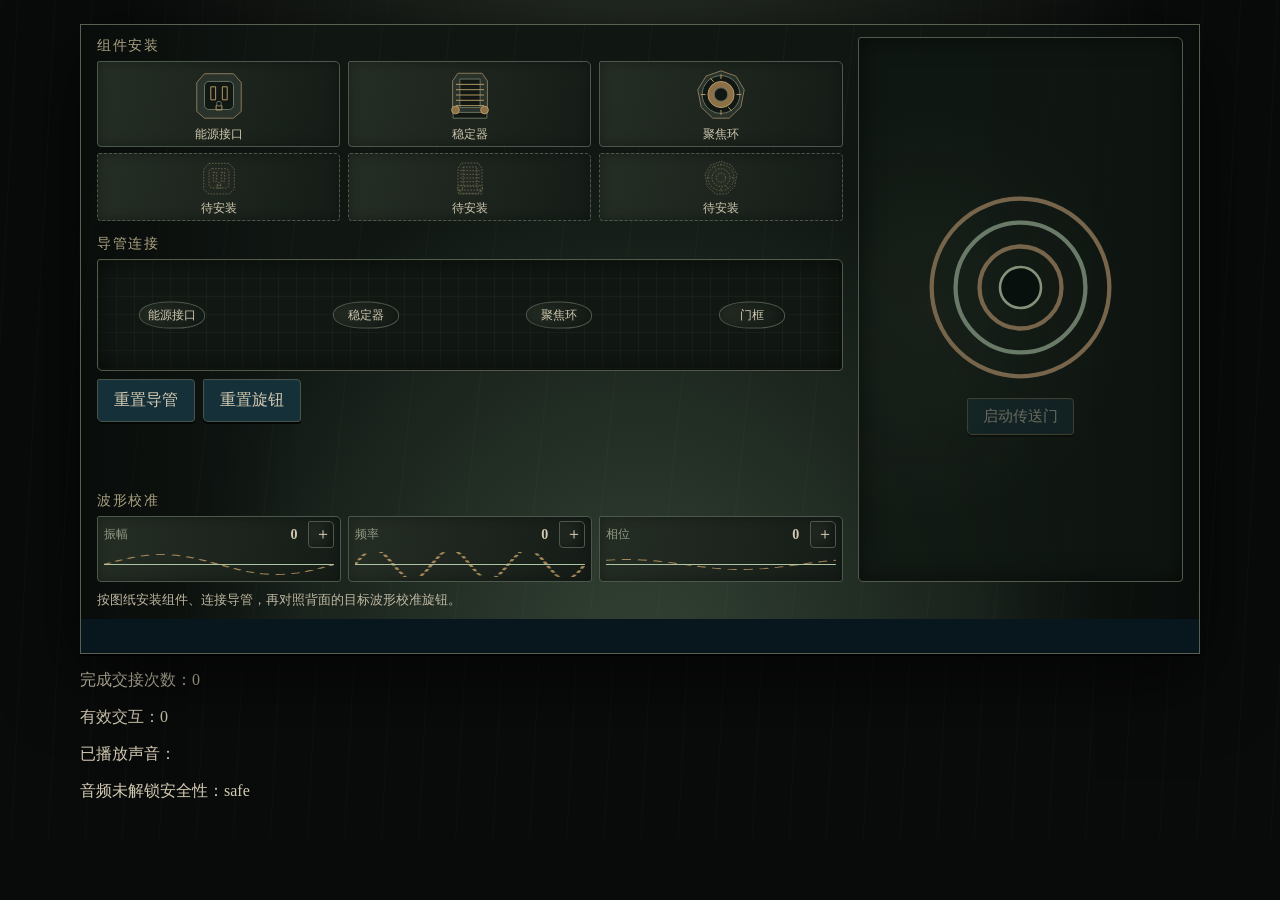
<file: tests/fixtures/warehouse.html>
<!doctype html>
<html lang="zh-CN">
<head>
  <meta charset="utf-8">
  <meta name="viewport" content="width=device-width, initial-scale=1">
  <title>仓库场景测试夹具</title>
  <link rel="stylesheet" href="../../game/css/base.css">
</head>
<body>
  <main class="game-shell">
    <section class="stage-frame" aria-label="仓库场景测试区">
      <div id="scene-container"></div>
    </section>
    <p>完成交接次数：<span id="complete-count" data-testid="complete-count">0</span></p>
    <p>有效交互：<span id="interaction-count" data-testid="interaction-count">0</span></p>
    <p>已播放声音：<span id="sound-log" data-testid="sound-log"></span></p>
    <p>音频未解锁安全性：<span id="audio-check" data-testid="audio-check">pending</span></p>
  </main>

  <script type="module">
    import { mountWarehouseScene } from '../../game/js/warehouse-scene.js';
    import { createAudioManager } from '../../game/js/audio.js';

    const params = new URLSearchParams(location.search);
    const hasSanityRelic = params.get('relic') === '1';

    const container = document.querySelector('#scene-container');
    const completeCount = document.querySelector('#complete-count');
    const interactionCount = document.querySelector('#interaction-count');
    const soundLog = document.querySelector('#sound-log');

    const audio = createAudioManager();
    try {
      audio.play('warehouse.portal');
      audio.startAmbience();
      audio.stopAmbience();
      document.querySelector('#audio-check').textContent = 'safe';
    } catch (error) {
      document.querySelector('#audio-check').textContent = `threw: ${error.message}`;
    }

    let completeCalls = 0;
    let interactions = 0;

    const api = {
      getHintLevel: () => 0,
      registerInteraction() {
        interactions += 1;
        interactionCount.textContent = String(interactions);
      },
      playSound(id) {
        soundLog.textContent += `${id},`;
      },
      hasSanityRelic,
      completeLevel() {
        completeCalls += 1;
        completeCount.textContent = String(completeCalls);
      },
    };

    window.__warehouseHandle = mountWarehouseScene(container, api);
  </script>
</body>
</html>
</file>
<file: game/css/base.css>
:root {
  color-scheme: dark;
  font-family: "Noto Serif SC", "Songti SC", "STSong", "SimSun", serif;
  background: #090b0a;
  color: #d4cbb4;
  --night: #0b1110;
  --panel: #151b18;
  --line: #46534a;
  --fluorescent: #aebd9d;
  --amber: #b79a64;
  --muted: #8f9384;
  --blood: #8e332d;
  --paper: #c7b891;
}

* { box-sizing: border-box; }
[hidden] { display: none !important; }
body {
  margin: 0;
  min-width: 320px;
  background:
    radial-gradient(ellipse at 50% -20%, #283027 0%, transparent 58%),
    repeating-linear-gradient(93deg, transparent 0 17px, #ffffff05 18px, transparent 19px 37px),
    #090b0a;
}
button { font: inherit; }
button:focus-visible { outline: 2px solid var(--amber); outline-offset: 3px; }
button:not(:disabled) { -webkit-tap-highlight-color: transparent; }

.game-shell {
  width: min(1120px, calc(100% - 32px));
  margin: 0 auto;
  padding: 24px 0 20px;
}

.topbar, .inventory-heading, .panel-heading {
  display: flex;
  align-items: center;
  justify-content: space-between;
  gap: 16px;
}

.topbar { margin-bottom: 14px; }
.shift-time { margin: 0 0 2px; color: var(--amber); font-size: 13px; letter-spacing: .12em; }
h1 {
  margin: 0;
  color: #d8cfb8;
  font-family: "STKaiti", "KaiTi", "Noto Serif SC", serif;
  font-size: clamp(28px, 3.4vw, 40px);
  font-weight: 500;
  letter-spacing: .18em;
  text-shadow: 0 2px 0 #000, 0 0 22px #b79a6418;
}
h2 { margin: 0; font-size: 17px; }
.header-actions { display: flex; gap: 8px; }

.text-button, .scene-switcher button, .scene-action {
  border: 1px solid var(--line);
  border-radius: 2px 4px 3px 5px;
  background: linear-gradient(105deg, #1d2420, #121714);
  color: #d4cbb4;
  box-shadow: inset 0 0 0 1px #ffffff04, 0 2px 0 #050705;
  cursor: pointer;
}
.text-button { padding: 8px 13px; }
@media (hover: hover) {
  .text-button:hover, .scene-switcher button:hover, .scene-action:hover {
    border-color: var(--amber);
    color: #eee3c8;
  }
}

.scene-switcher { display: flex; gap: 2px; }
.scene-switcher button { padding: 9px 18px; color: var(--muted); }
.scene-switcher button[aria-pressed="true"] {
  border-color: var(--fluorescent);
  background: var(--fluorescent);
  color: #07141b;
}

.stage-frame {
  position: relative;
  aspect-ratio: 16 / 9;
  overflow: hidden;
  border: 1px solid #596052;
  outline: 1px solid #080a08;
  outline-offset: -5px;
  background: var(--night);
  box-shadow: 0 2px 0 #000, 0 22px 70px #000b, inset 0 0 45px #0008;
}

#scene-container { position: absolute; inset: 0; }
.scene {
  display: grid;
  grid-template-columns: minmax(260px, .85fr) 1.35fr;
  height: 100%;
  padding: clamp(24px, 4vw, 52px);
  padding-bottom: 58px;
  background: #08171e;
}
.scene-copy { align-self: center; z-index: 1; }
.scene-kicker { color: var(--amber); font-size: 13px; margin: 0 0 8px; }
.scene h2 { font-size: clamp(28px, 4vw, 44px); letter-spacing: .08em; margin-bottom: 14px; }
.scene-description { max-width: 34ch; color: #b7c9c8; line-height: 1.8; font-size: 15px; }
.scene-context { color: var(--muted); font-size: 13px; margin: 20px 0; }
.scene-action { padding: 10px 16px; background: #153039; }
.scene-feedback { min-height: 2.8em; max-width: 34ch; color: var(--fluorescent); font-size: 13px; line-height: 1.6; }

.scene-art { position: relative; min-width: 0; border-left: 1px solid #28414a; }
.store-window {
  position: absolute; top: 6%; right: 6%; width: 60%; height: 35%;
  border: 7px solid #173039; background: #071018; color: #64848b;
  display: grid; place-items: center; font-size: 12px; letter-spacing: .16em;
}
.store-window::after { content: ""; position: absolute; inset: 48% 0 auto; height: 4px; background: #173039; }
.shelf {
  position: absolute; left: 3%; bottom: 17%; width: 55%; height: 37%;
  border: 8px solid #1c363e; border-top-width: 12px;
  display: flex; align-items: flex-end; justify-content: space-around; padding: 12px 10px;
}
.shelf::before { content: ""; position: absolute; left: 0; right: 0; top: 45%; height: 7px; background: #1c363e; }
.shelf i { width: 13%; height: 40%; background: #896f4d; border-top: 4px solid var(--amber); }
.shelf i:nth-child(2n) { height: 58%; background: #31565a; border-top-color: var(--fluorescent); }
.counter {
  position: absolute; right: 0; bottom: 8%; width: 43%; height: 24%;
  background: #1b343b; border-top: 5px solid #52716f; color: #a7bcba;
  display: grid; place-items: center; font-size: 12px;
}

.stock-door {
  position: absolute; right: 8%; top: 4%; width: 43%; height: 72%;
  border: 9px solid #1c353d; background: #0a151a; color: #617b80;
  display: grid; place-items: center; font-size: 12px; letter-spacing: .12em;
}
.stock-door::after { content: ""; position: absolute; right: 10%; top: 50%; width: 8px; height: 8px; background: var(--amber); }
.crate-stack { position: absolute; left: 3%; bottom: 9%; width: 50%; height: 45%; }
.crate-stack i { position: absolute; width: 47%; height: 45%; border: 3px solid #655b44; background: #2c2d27; }
.crate-stack i:nth-child(2) { left: 43%; bottom: 0; }
.crate-stack i:nth-child(3) { left: 20%; bottom: 43%; }
.cable-line { position: absolute; left: 9%; top: 13%; width: 35%; height: 20%; border-left: 3px solid #58716e; border-bottom: 3px solid #58716e; border-radius: 0 0 0 40px; }

.stage-status {
  position: absolute; z-index: 2; left: 0; right: 0; bottom: 0;
  display: flex; justify-content: space-between; padding: 10px 18px;
  border-top: 1px solid #28414a; background: #07141bee; color: var(--muted); font-size: 12px;
}
.stage-status strong { color: var(--fluorescent); font-weight: 600; }

.overlay-panel {
  position: absolute; z-index: 4; inset: 8%; padding: clamp(20px, 4vw, 38px);
  border: 1px solid #53716f; background: #0b1c23; box-shadow: 0 20px 60px #000a;
}
.overlay-panel p { color: #adc1c0; line-height: 1.8; max-width: 58ch; }
.blueprint-sketch { display: flex; align-items: center; margin: 36px 0 24px; color: var(--fluorescent); }
.blueprint-sketch span { border: 1px solid #53716f; padding: 18px; white-space: nowrap; }
.blueprint-sketch i { flex: 1; height: 1px; background: #53716f; }

.inventory { margin-top: 14px; padding: 14px 16px; border: 1px solid var(--line); background: var(--panel); }
.inventory-heading { margin-bottom: 10px; color: var(--muted); font-size: 12px; }
.inventory-slots { display: grid; grid-template-columns: repeat(3, 1fr); gap: 8px; list-style: none; margin: 0; padding: 0; }
.inventory-slots li { padding: 10px 12px; border: 1px dashed #38535a; color: #6f888d; font-size: 13px; }
.system-status { min-height: 1.5em; margin: 10px 2px 0; color: var(--muted); font-size: 12px; }

@media (max-width: 680px) {
  .game-shell { width: min(100% - 20px, 1120px); padding-top: 14px; }
  .scene { grid-template-columns: 1fr 1fr; padding: 20px; padding-bottom: 52px; }
  .scene-description { font-size: 13px; line-height: 1.6; }
  .scene-context { margin: 10px 0; }
  .scene-feedback { display: none; }
  .blueprint-sketch { margin: 20px 0; }
  .blueprint-sketch span { padding: 9px; font-size: 12px; }
}

@media (prefers-reduced-motion: no-preference) {
  .text-button, .scene-switcher button, .scene-action {
    transition: border-color 120ms ease, background-color 120ms ease, scale 150ms ease-out;
  }
  button:not(:disabled):active { scale: 0.96; }
}

/* B 稿外围框景：旧纸选中态与木质底栏，减少监控后台感。 */
.scene-switcher button[aria-pressed="true"] {
  border-color: #a38d61;
  background: #b8aa82;
  color: #30271d;
  box-shadow: inset 0 0 12px #65543326;
}
.stage-status {
  border-top-color: #49483b;
  background: #0c110fee;
  color: #918c78;
  font-family: "STKaiti", "KaiTi", serif;
}
.inventory {
  border-color: #484b3d;
  background: linear-gradient(105deg, #1b211b, #111611);
  box-shadow: inset 0 0 18px #0005;
}
.overlay-panel {
  border-color: #7c6d4e;
  background: #171e17;
}
</file>
